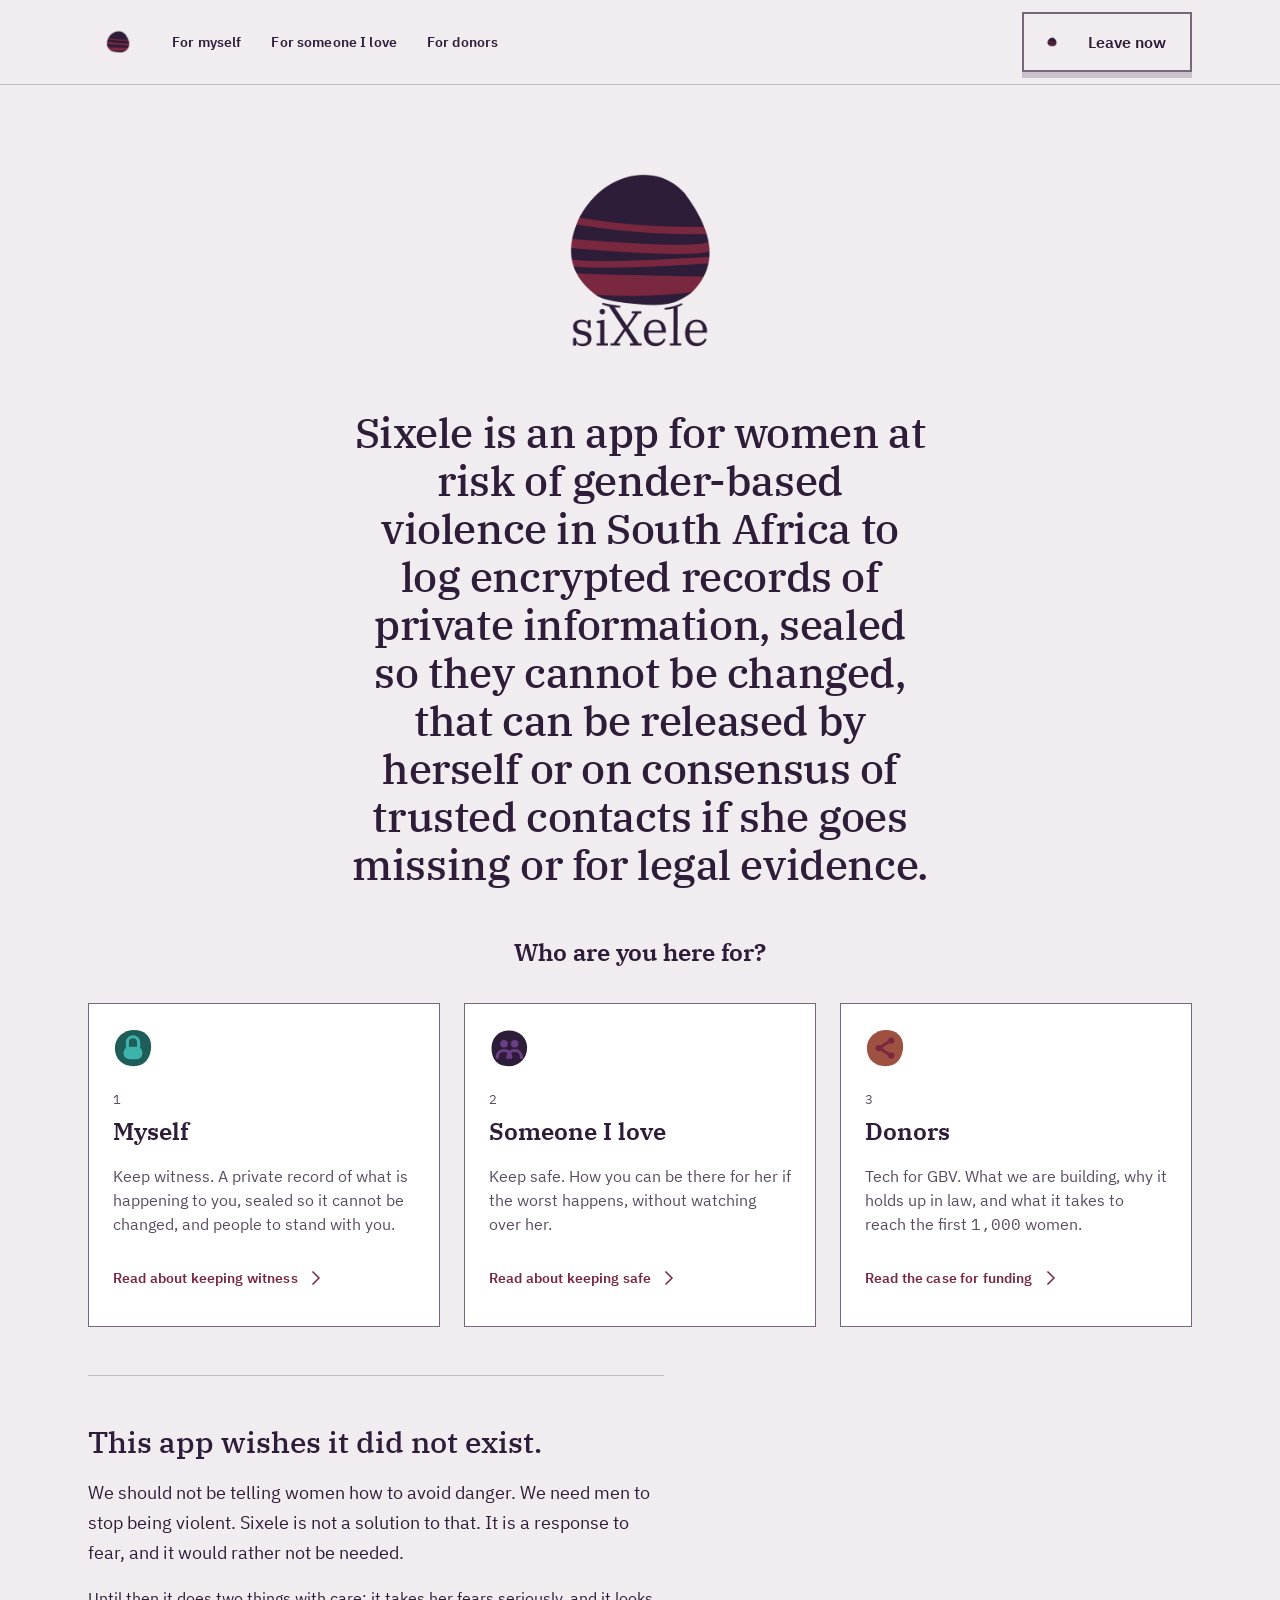
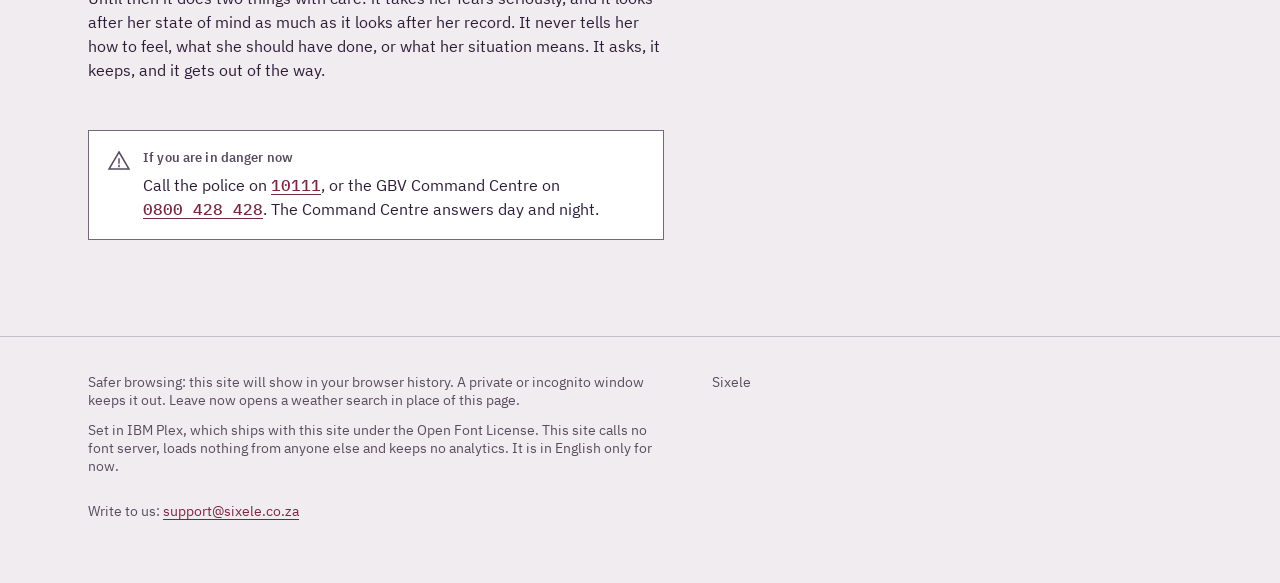
<file: index.html>
<!DOCTYPE html>
<html lang="en-ZA">
<head>
  <meta charset="UTF-8">
  <meta name="viewport" content="width=device-width, initial-scale=1">
  <title>Sixele</title>
  <meta name="description" content="Sixele is an app for women at risk of gender-based violence in South Africa to log encrypted records of private information, sealed so they cannot be changed, that can be released by herself or on consensus of trusted contacts if she goes missing or for legal evidence.">
  <meta name="referrer" content="no-referrer">
  <link rel="canonical" href="https://sixele.co.za/">
  <link rel="icon" href="brand/app_icon.png">
  <link rel="stylesheet" href="styles.css">
</head>
<body>

<header class="site-header">
  <div class="wrap">
    <a class="home" href="./" aria-label="Sixele home"><picture><source srcset="brand/mark_dark.jpg" media="(prefers-color-scheme: dark)"><img class="mark-60" src="brand/mark_light.jpg" alt="" width="60" height="60"></picture></a>
    <nav class="site-nav" aria-label="Sections">
      <a href="myself.html">For myself</a>
      <a href="someone-i-love.html">For someone I love</a>
      <a href="donors.html">For donors</a>
    </nav>
    <a class="leave-now" id="leave-now" href="https://www.google.com/search?q=weather+today" rel="noreferrer noopener" aria-label="Leave now. Opens a weather search in place of this site."><picture><source srcset="brand/icon_dark.jpg" media="(prefers-color-scheme: dark)"><img class="mark-48" src="brand/icon_light.jpg" alt="" width="48" height="48"></picture>Leave now</a>
  </div>
</header>

<main class="page wrap">

  <section class="intro centre">
    <picture><source srcset="brand/wordmark_dark.jpg" media="(prefers-color-scheme: dark)"><img class="wordmark" src="brand/wordmark_light.jpg" alt="Sixele" width="216" height="216"></picture>
    <h1 class="display">Sixele is an app for women at risk of gender-based violence in South Africa to log encrypted records of private information, sealed so they cannot be changed, that can be released by herself or on consensus of trusted contacts if she goes missing or for legal evidence.</h1>
  </section>

  <section class="stack-36" aria-labelledby="choose">
    <h2 id="choose" class="headline" style="text-align: center">Who are you here for?</h2>
    <div class="card-row">

      <a class="card choice" href="myself.html">
        <picture><source srcset="icons/lock_dark.svg" media="(prefers-color-scheme: dark)"><img class="pebble" src="icons/lock_light.svg" alt="" width="40" height="40"></picture>
        <span>
          <span class="note">1</span>
          <span class="headline">Myself</span>
        </span>
        <span class="choice-body">Keep witness. A private record of what is happening to you, sealed so it cannot be changed, and people to stand with you.</span>
        <span class="choice-go">Read about keeping witness<svg class="line-icon" viewBox="0 0 24 24" aria-hidden="true"><path d="M9 6l6 6-6 6"/></svg></span>
      </a>

      <a class="card choice" href="someone-i-love.html">
        <picture><source srcset="icons/circle_dark.svg" media="(prefers-color-scheme: dark)"><img class="pebble" src="icons/circle_light.svg" alt="" width="40" height="40"></picture>
        <span>
          <span class="note">2</span>
          <span class="headline">Someone I love</span>
        </span>
        <span class="choice-body">Keep safe. How you can be there for her if the worst happens, without watching over her.</span>
        <span class="choice-go">Read about keeping safe<svg class="line-icon" viewBox="0 0 24 24" aria-hidden="true"><path d="M9 6l6 6-6 6"/></svg></span>
      </a>

      <a class="card choice" href="donors.html">
        <picture><source srcset="icons/share_dark.svg" media="(prefers-color-scheme: dark)"><img class="pebble" src="icons/share_light.svg" alt="" width="40" height="40"></picture>
        <span>
          <span class="note">3</span>
          <span class="headline">Donors</span>
        </span>
        <span class="choice-body">Tech for GBV. What we are building, why it holds up in law, and what it takes to reach the first <span class="num">1,000</span> women.</span>
        <span class="choice-go">Read the case for funding<svg class="line-icon" viewBox="0 0 24 24" aria-hidden="true"><path d="M9 6l6 6-6 6"/></svg></span>
      </a>

    </div>
  </section>

  <section class="band intro" aria-labelledby="why">
    <h2 id="why" class="section-title">This app wishes it did not exist.</h2>
    <p class="reading">We should not be telling women how to avoid danger. We need men to stop being violent. Sixele is not a solution to that. It is a response to fear, and it would rather not be needed.</p>
    <p>Until then it does two things with care: it takes her fears seriously, and it looks after her state of mind as much as it looks after her record. It never tells her how to feel, what she should have done, or what her situation means. It asks, it keeps, and it gets out of the way.</p>
  </section>

  <section class="notice" role="note" aria-label="If you are in danger now">
    <svg class="line-icon" viewBox="0 0 24 24" aria-hidden="true"><path d="M12 3L22 20H2Z"/><path d="M12 10v4"/><path d="M12 16.5v1"/></svg>
    <div>
      <span class="status">If you are in danger now</span>
      <span>Call the police on <a class="fact" href="tel:10111">10111</a>, or the GBV Command Centre on <a class="fact" href="tel:0800428428">0800 428 428</a>. The Command Centre answers day and night.</span>
    </div>
  </section>

</main>

<footer class="site-footer">
  <div class="wrap">
    <div>
      <p>Safer browsing: this site will show in your browser history. A private or incognito window keeps it out. Leave now opens a weather search in place of this page.</p>
      <p>Set in IBM Plex, which ships with this site under the Open Font License. This site calls no font server, loads nothing from anyone else and keeps no analytics. It is in English only for now.</p>
      <p>Write to us: <a href="mailto:support@sixele.co.za">support@sixele.co.za</a></p>
    </div>
    <p class="who">Sixele</p>
  </div>
</footer>

<script src="site.js"></script>
</body>
</html>
</file>
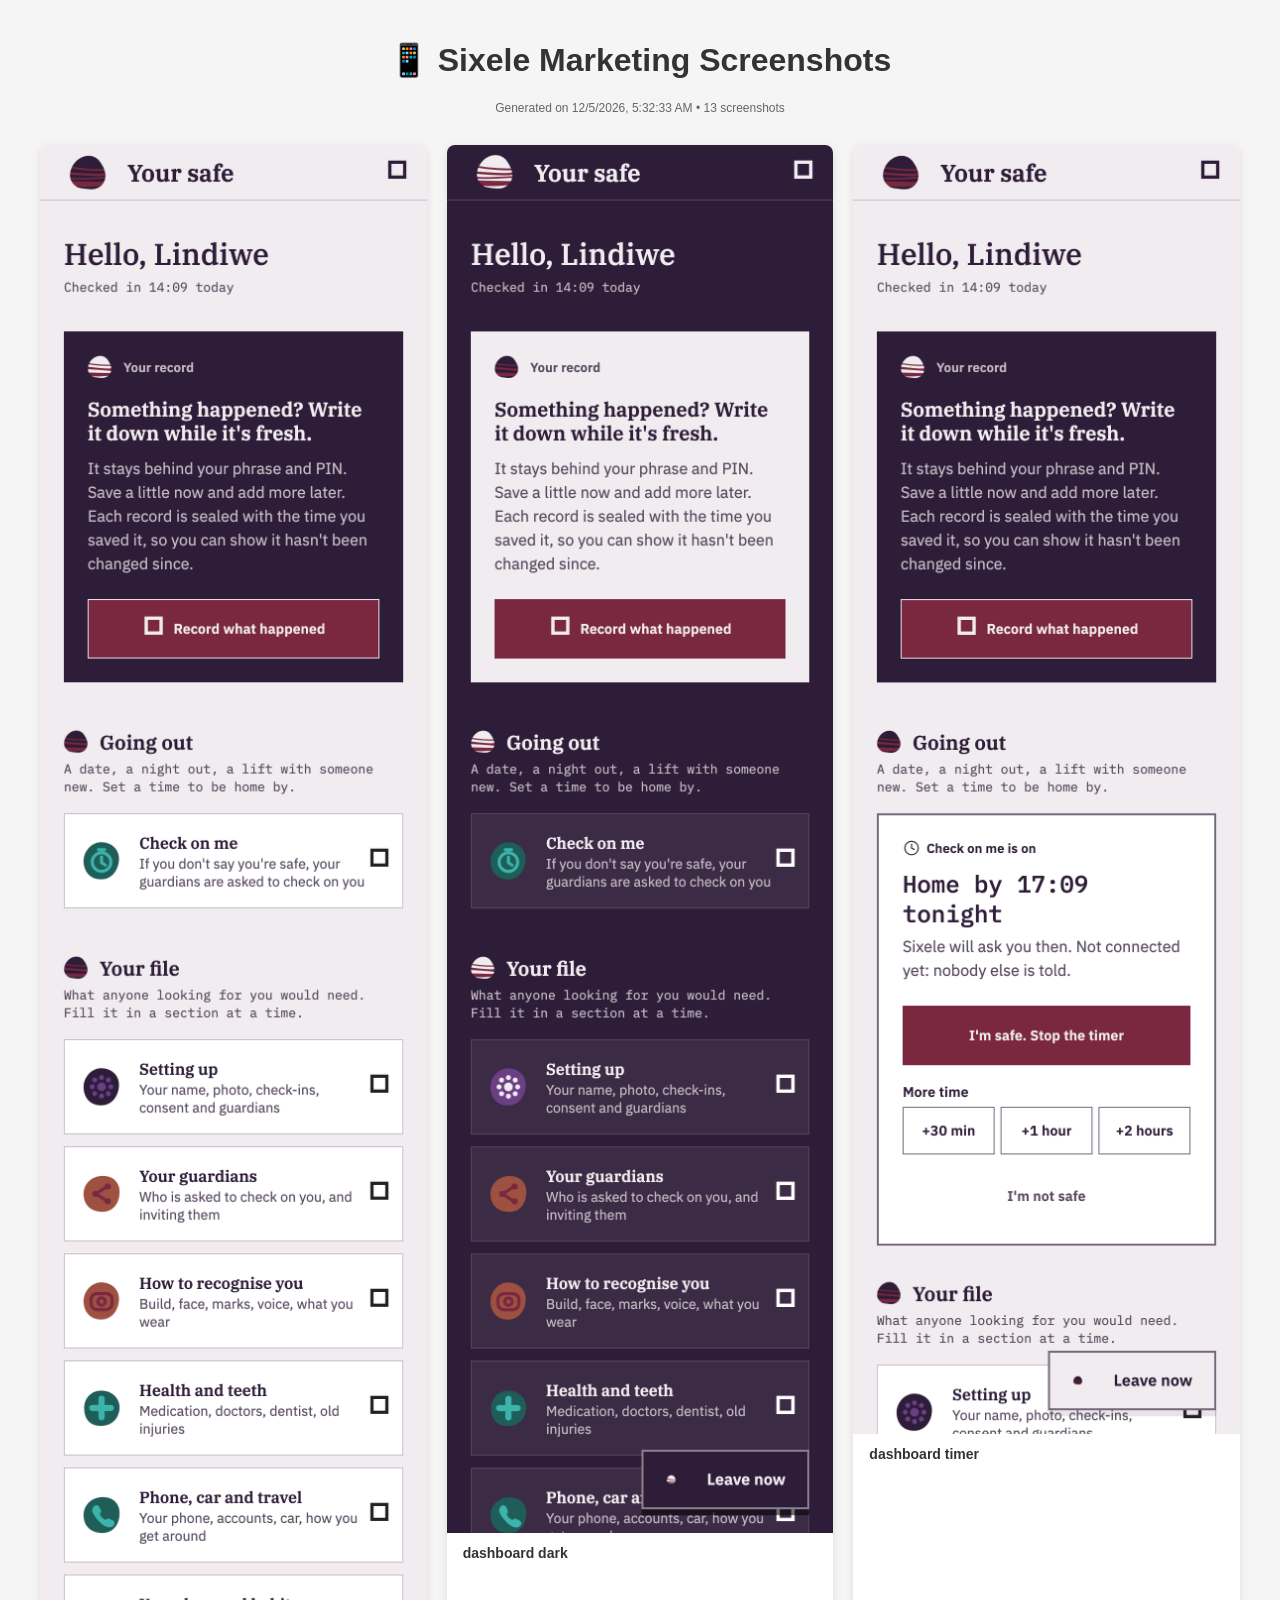
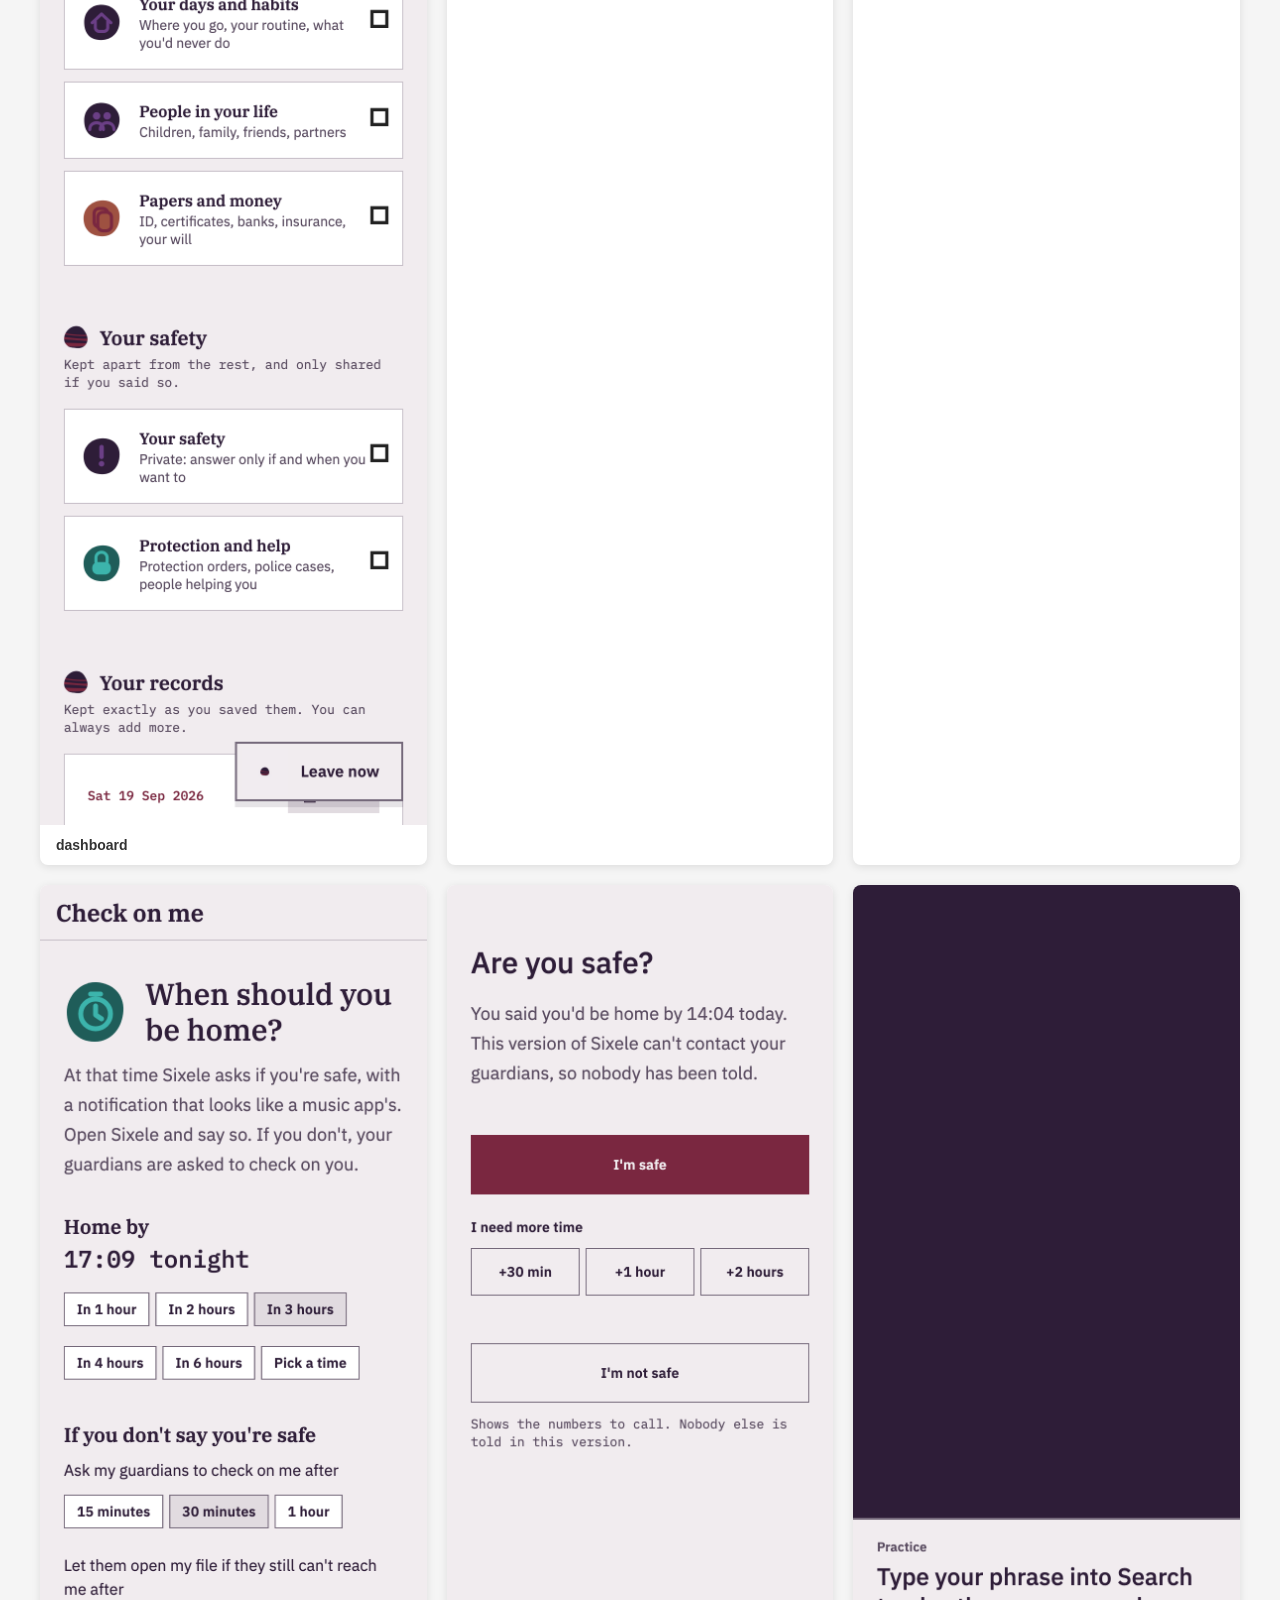
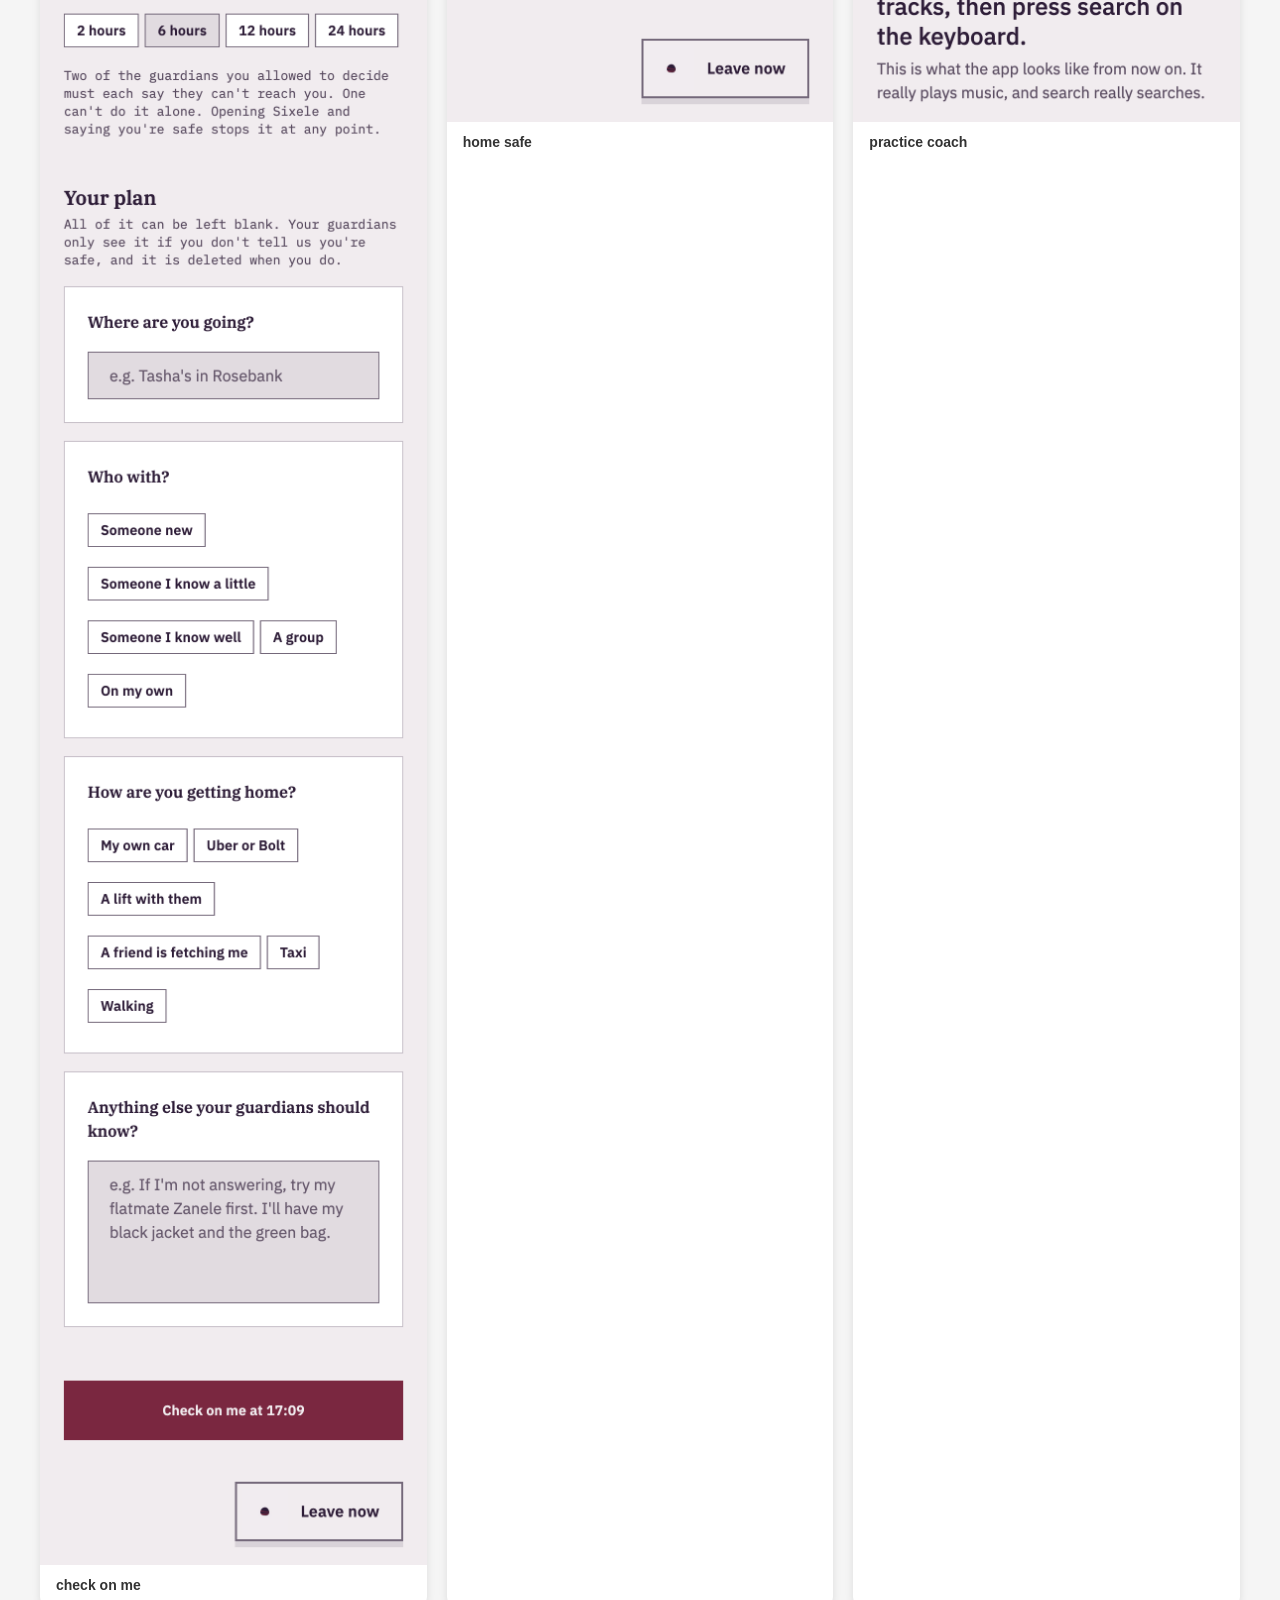
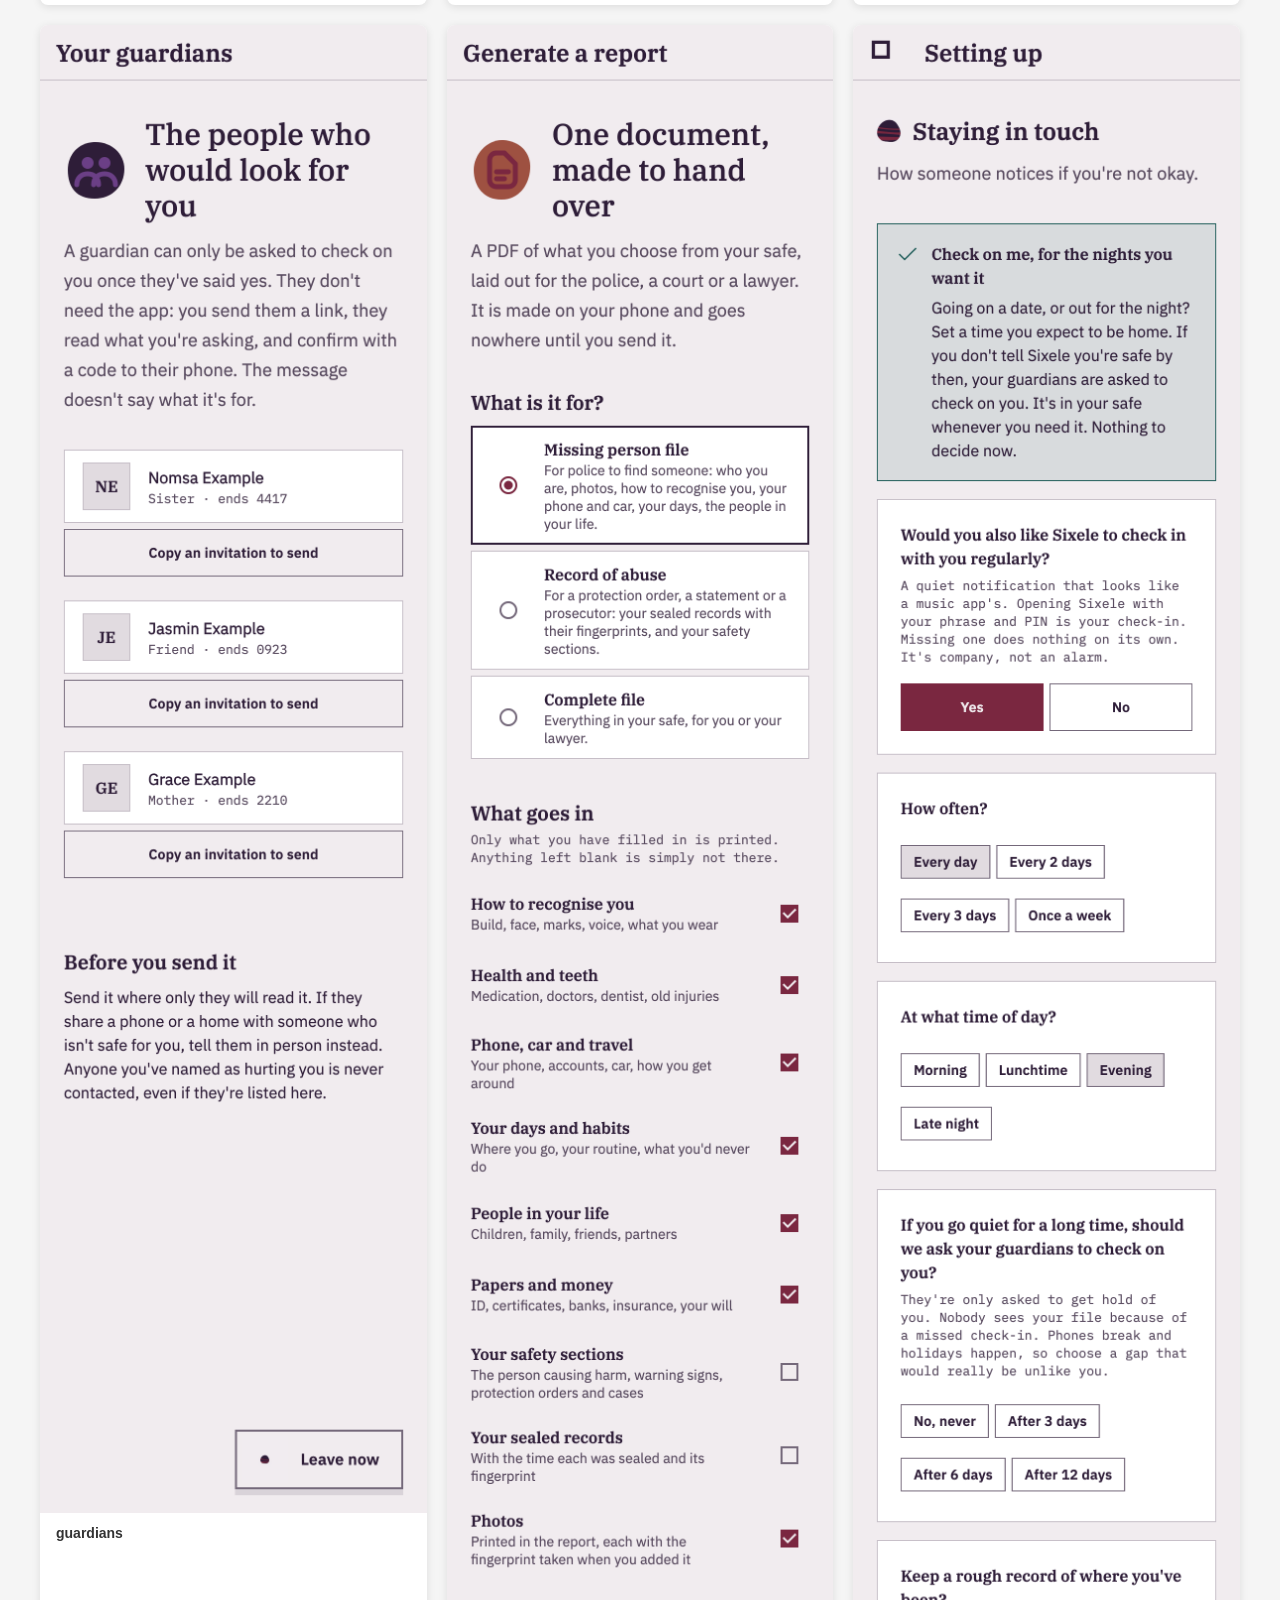
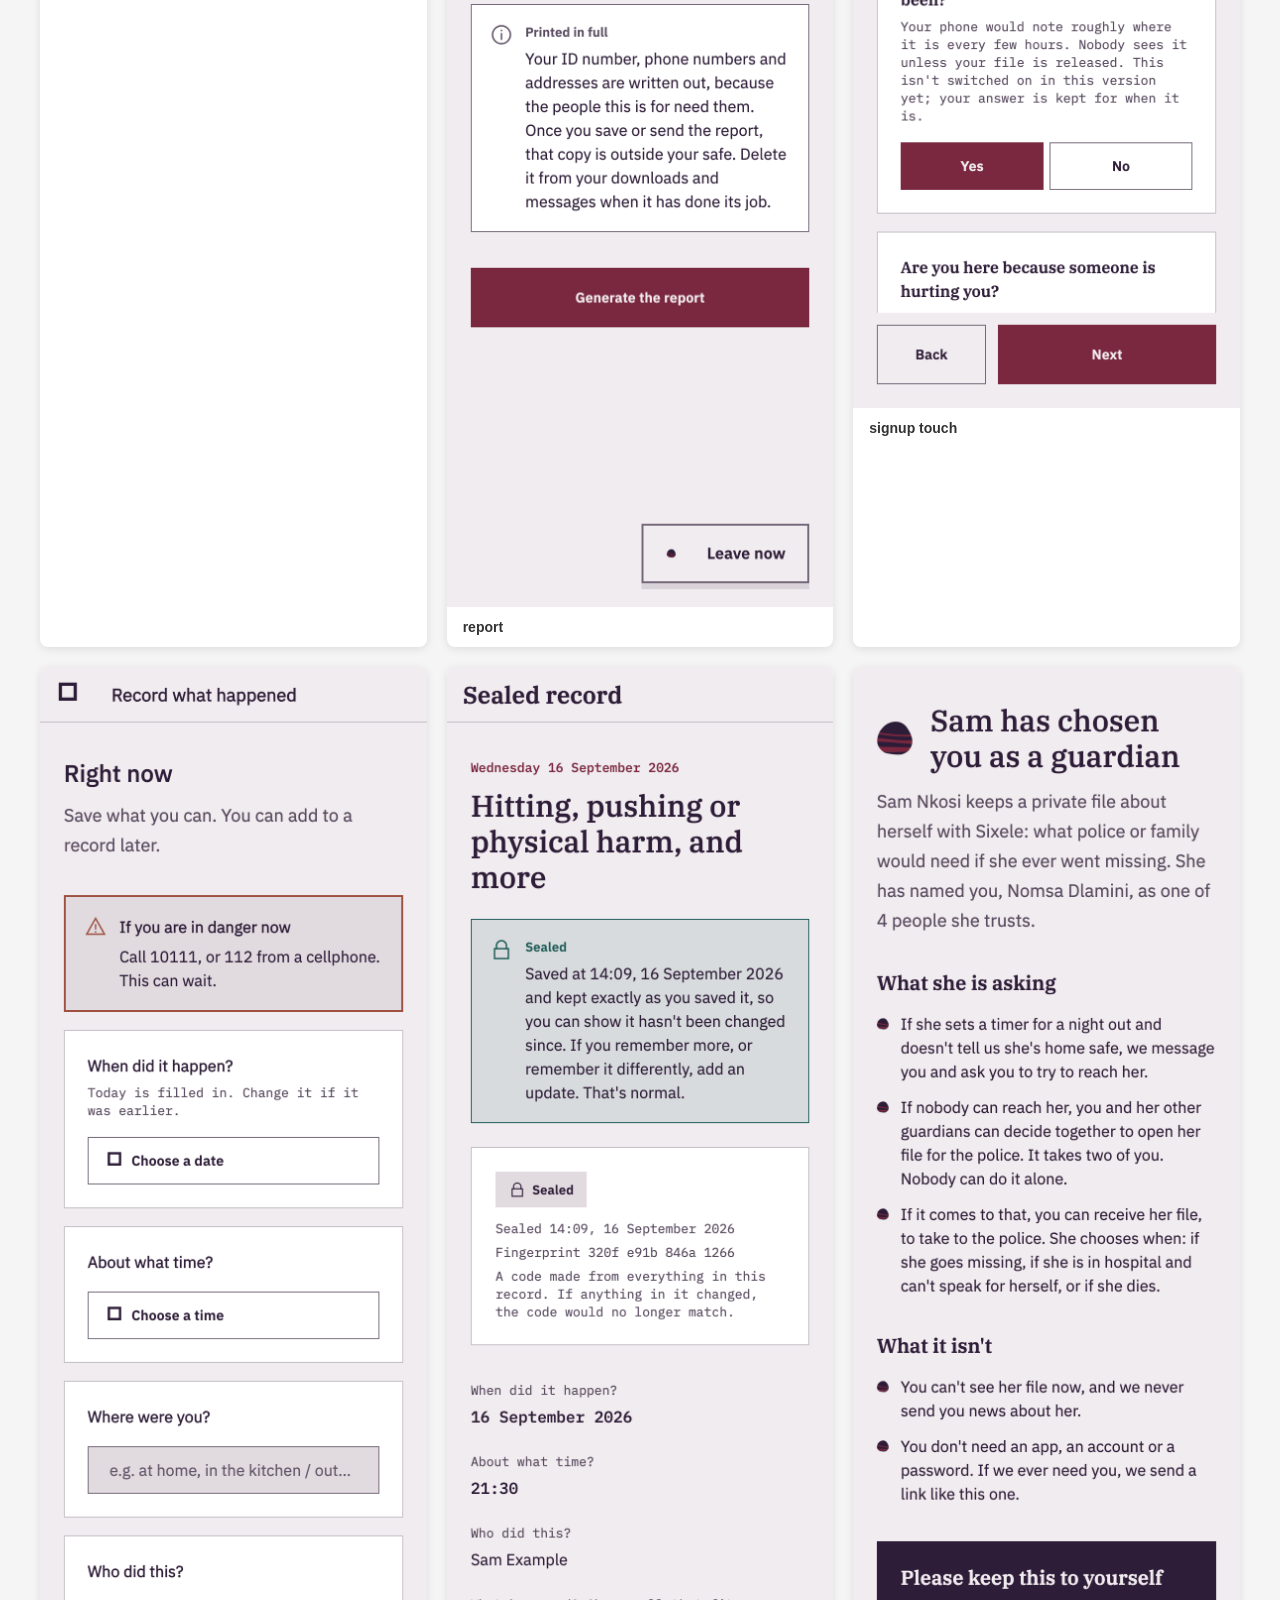
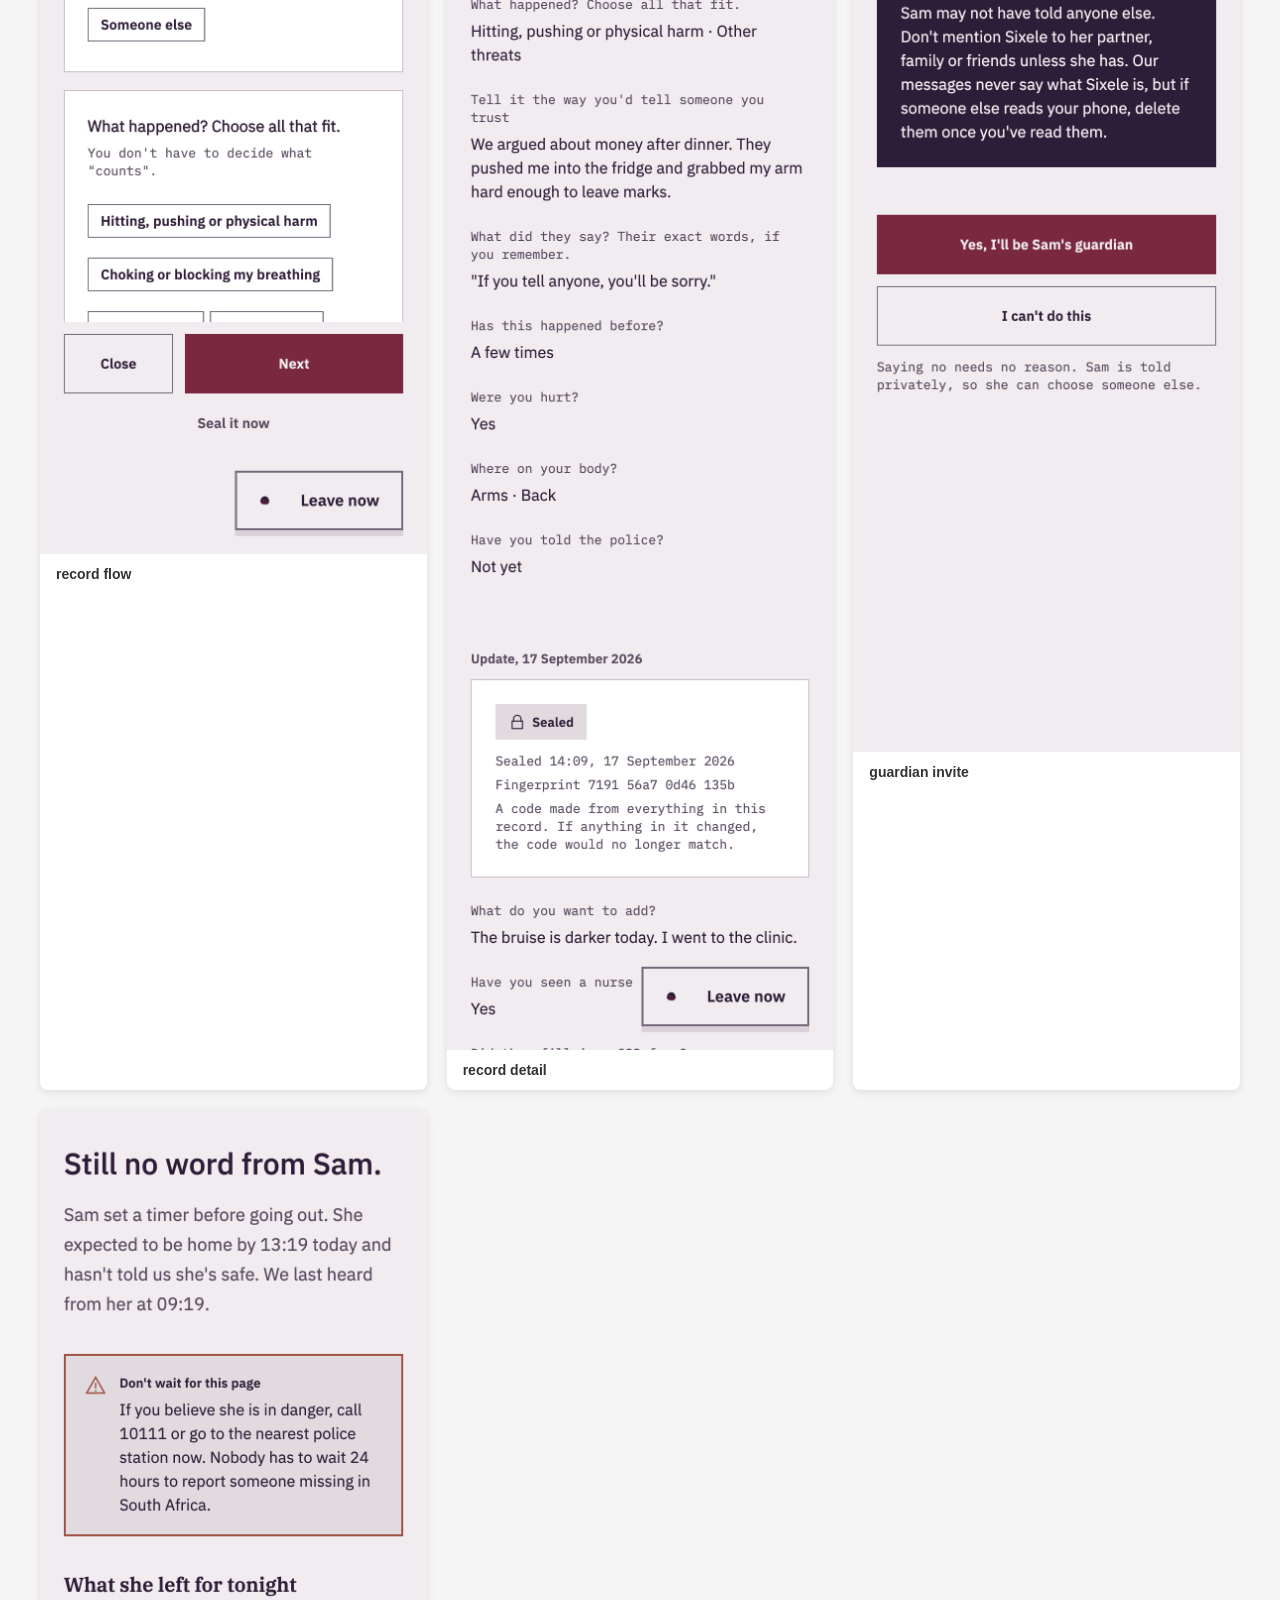
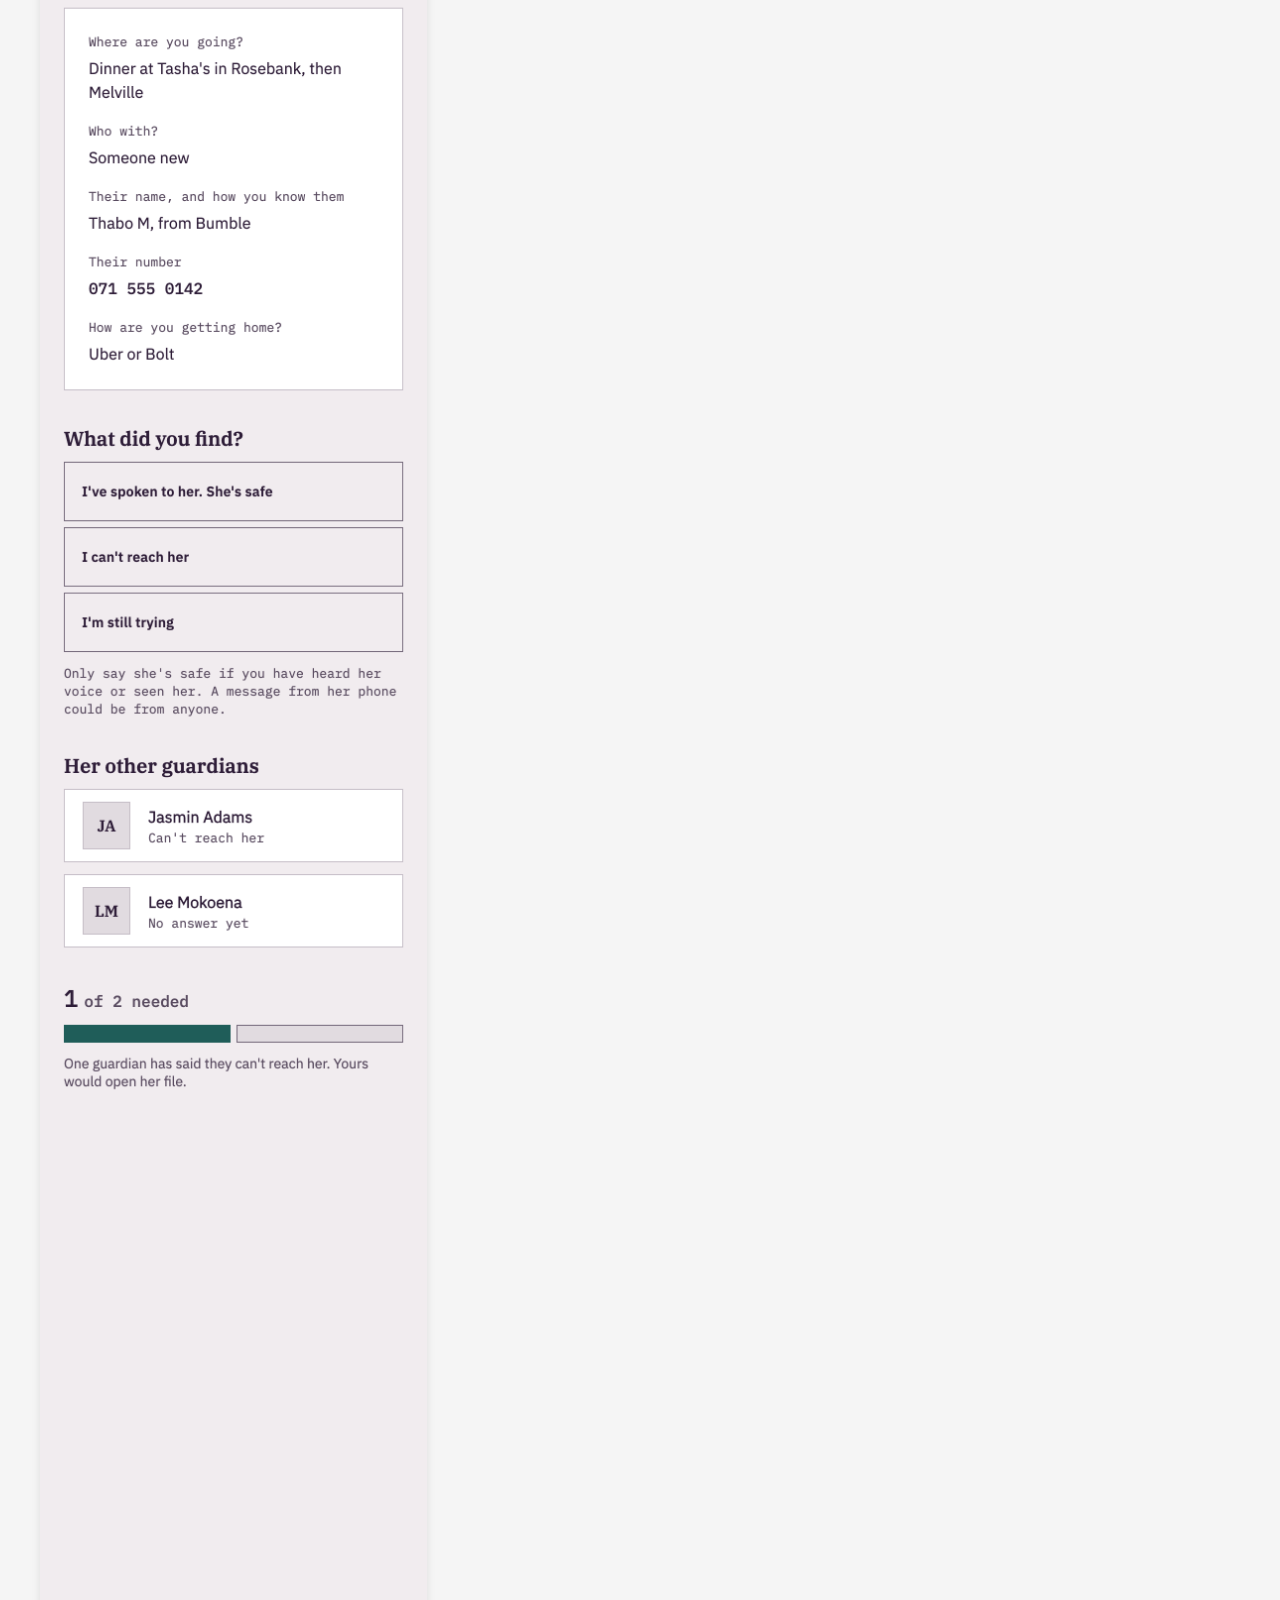
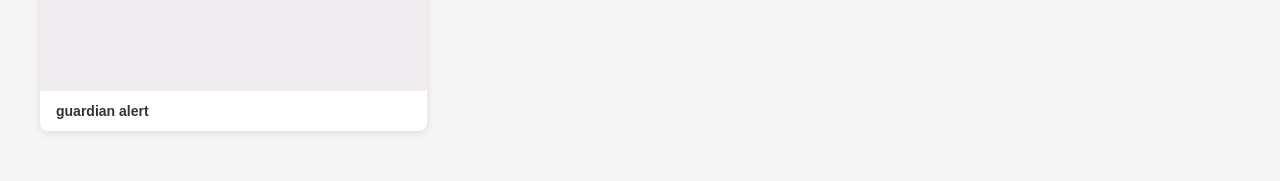
<file: marketing_screenshots/index.html>
<!DOCTYPE html>
<html lang="en">
<head>
  <meta charset="UTF-8">
  <meta name="viewport" content="width=device-width, initial-scale=1.0">
  <title>Sixele Marketing Screenshots</title>
  <style>
    body {
      font-family: -apple-system, BlinkMacSystemFont, 'Segoe UI', Roboto, sans-serif;
      max-width: 1200px;
      margin: 0 auto;
      padding: 20px;
      background: #f5f5f5;
    }
    h1 {
      color: #333;
      text-align: center;
    }
    .grid {
      display: grid;
      grid-template-columns: repeat(auto-fit, minmax(300px, 1fr));
      gap: 20px;
      margin: 30px 0;
    }
    .card {
      background: white;
      border-radius: 8px;
      overflow: hidden;
      box-shadow: 0 2px 8px rgba(0, 0, 0, 0.1);
      transition: transform 0.2s;
    }
    .card:hover {
      transform: translateY(-4px);
      box-shadow: 0 4px 16px rgba(0, 0, 0, 0.15);
    }
    .card img {
      width: 100%;
      height: auto;
      display: block;
    }
    .card-title {
      padding: 12px 16px;
      font-size: 14px;
      font-weight: 600;
      color: #333;
    }
    .meta {
      text-align: center;
      color: #666;
      font-size: 12px;
      margin: 20px 0;
    }
  </style>
</head>
<body>
  <h1>📱 Sixele Marketing Screenshots</h1>
  <div class="meta" id="meta"></div>
  <div class="grid" id="gallery"></div>

  <script>
    const gallery = document.getElementById('gallery');
    const meta = document.getElementById('meta');
    const images = [
      'dashboard.png',
      'dashboard_dark.png',
      'dashboard_timer.png',
      'check_on_me.png',
      'home_safe.png',
      'practice_coach.png',
      'guardians.png',
      'report.png',
      'signup_touch.png',
      'record_flow.png',
      'record_detail.png',
      'guardian_invite.png',
      'guardian_alert.png'
    ];

    const dir = 'latest/';
    images.forEach(img => {
      const card = document.createElement('div');
      card.className = 'card';
      card.innerHTML = `
        <img src="${dir}${img}" alt="${img}" loading="lazy">
        <div class="card-title">${img.replace('.png', '').replace(/_/g, ' ')}</div>
      `;
      gallery.appendChild(card);
    });

    meta.textContent = `Generated on ${new Date().toLocaleString()} • ${images.length} screenshots`;
  </script>
</body>
</html>
</file>
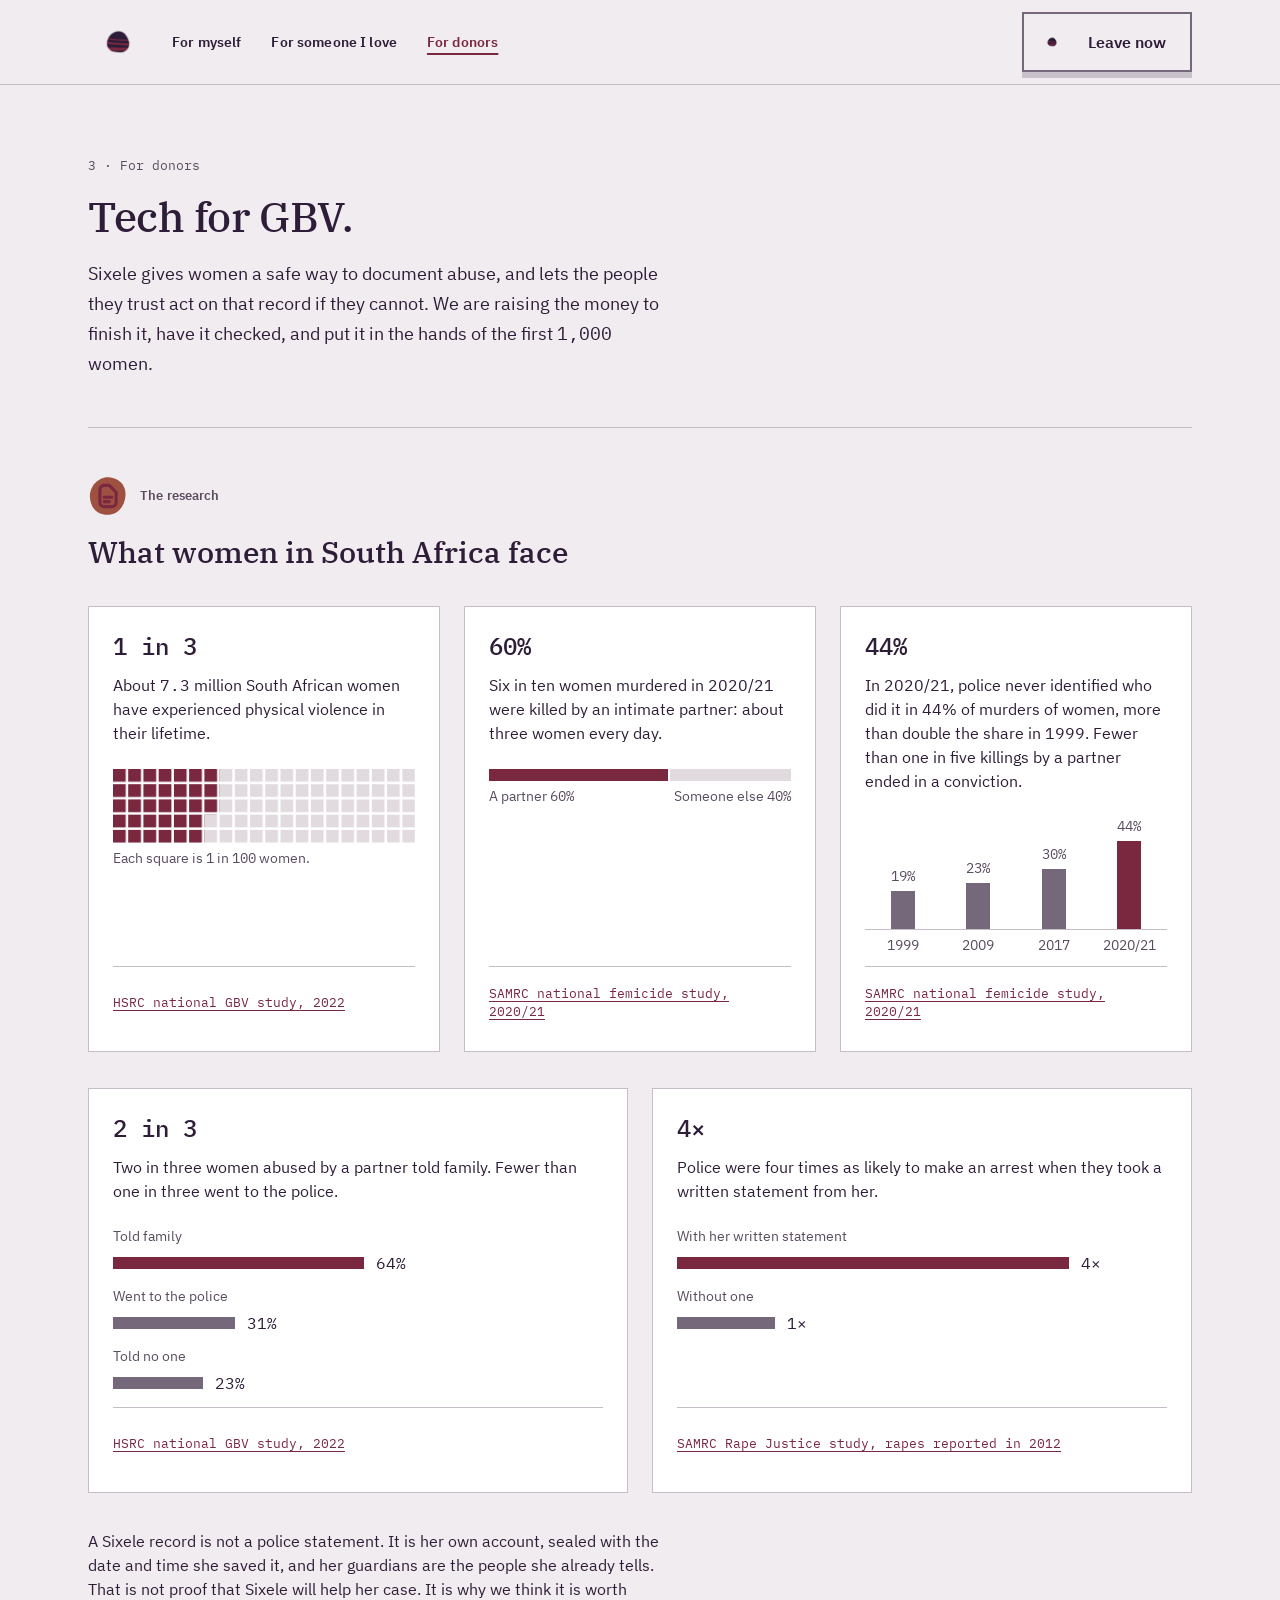
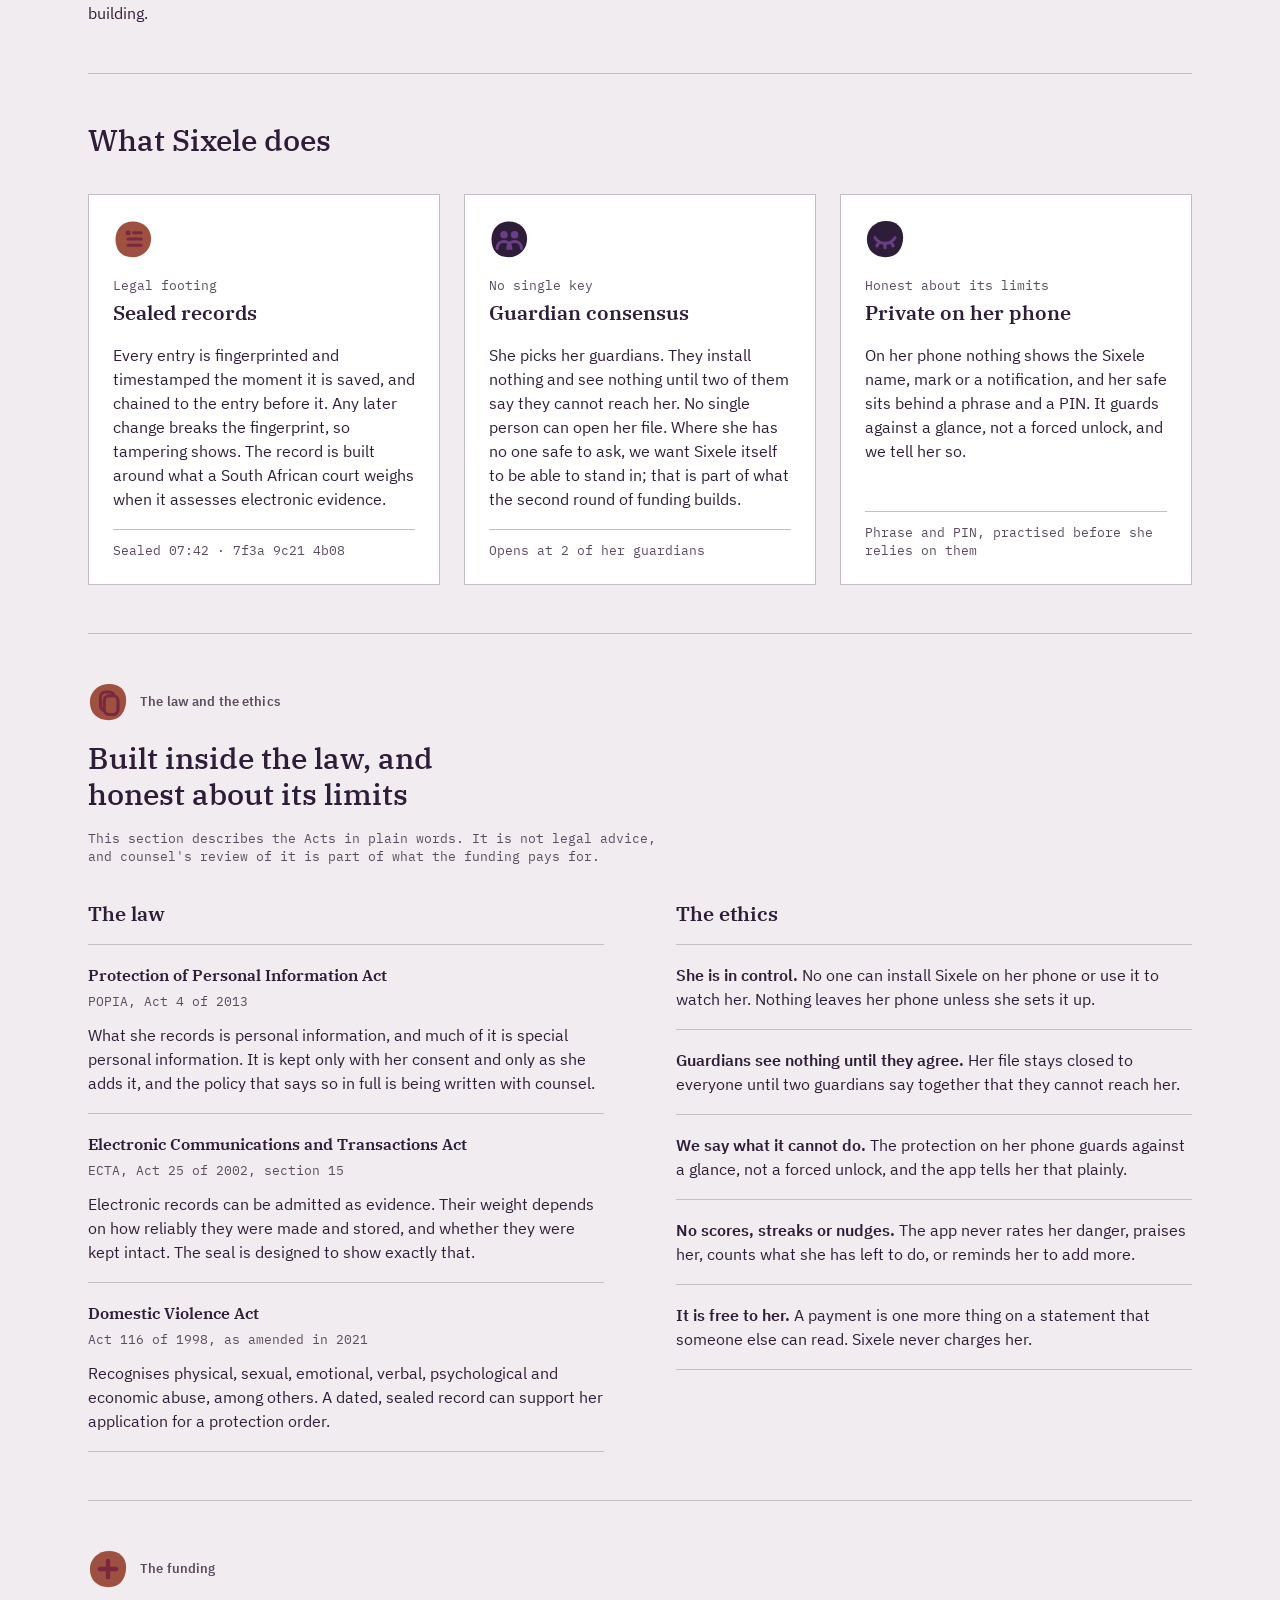
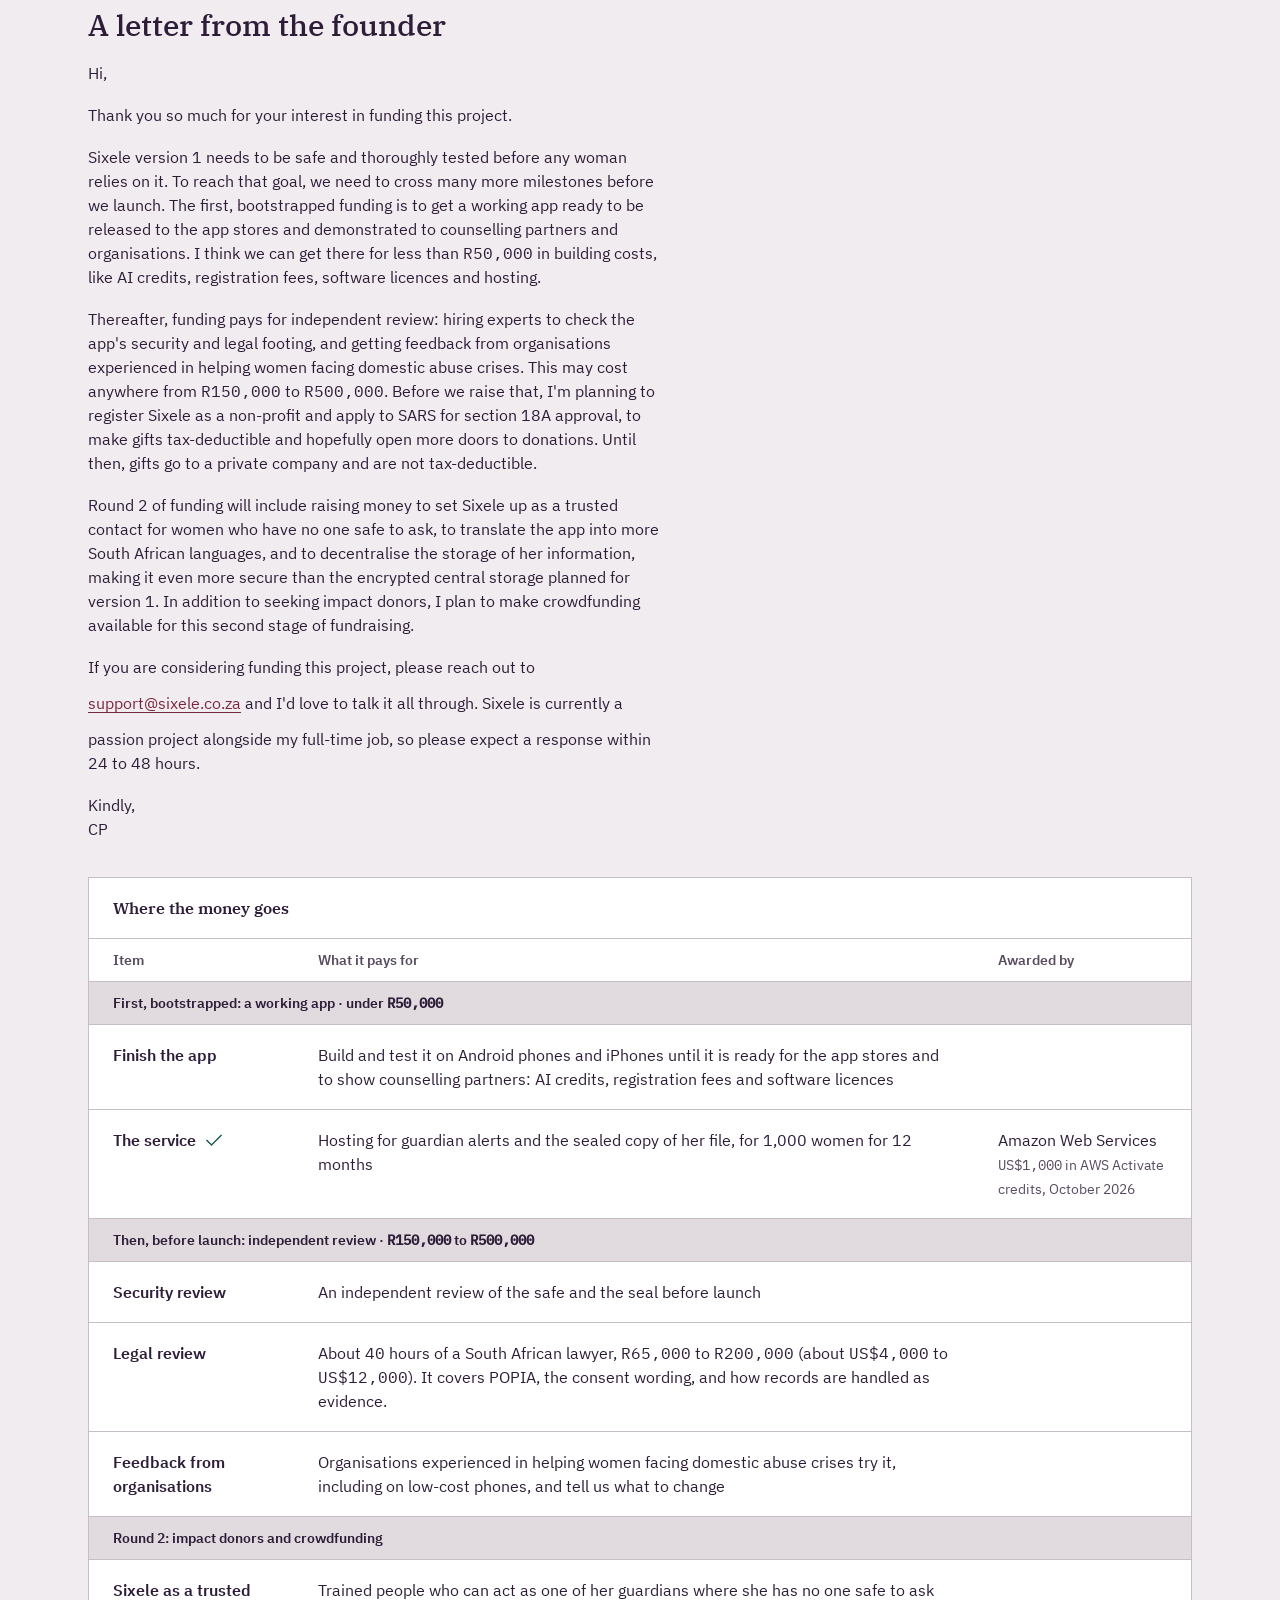
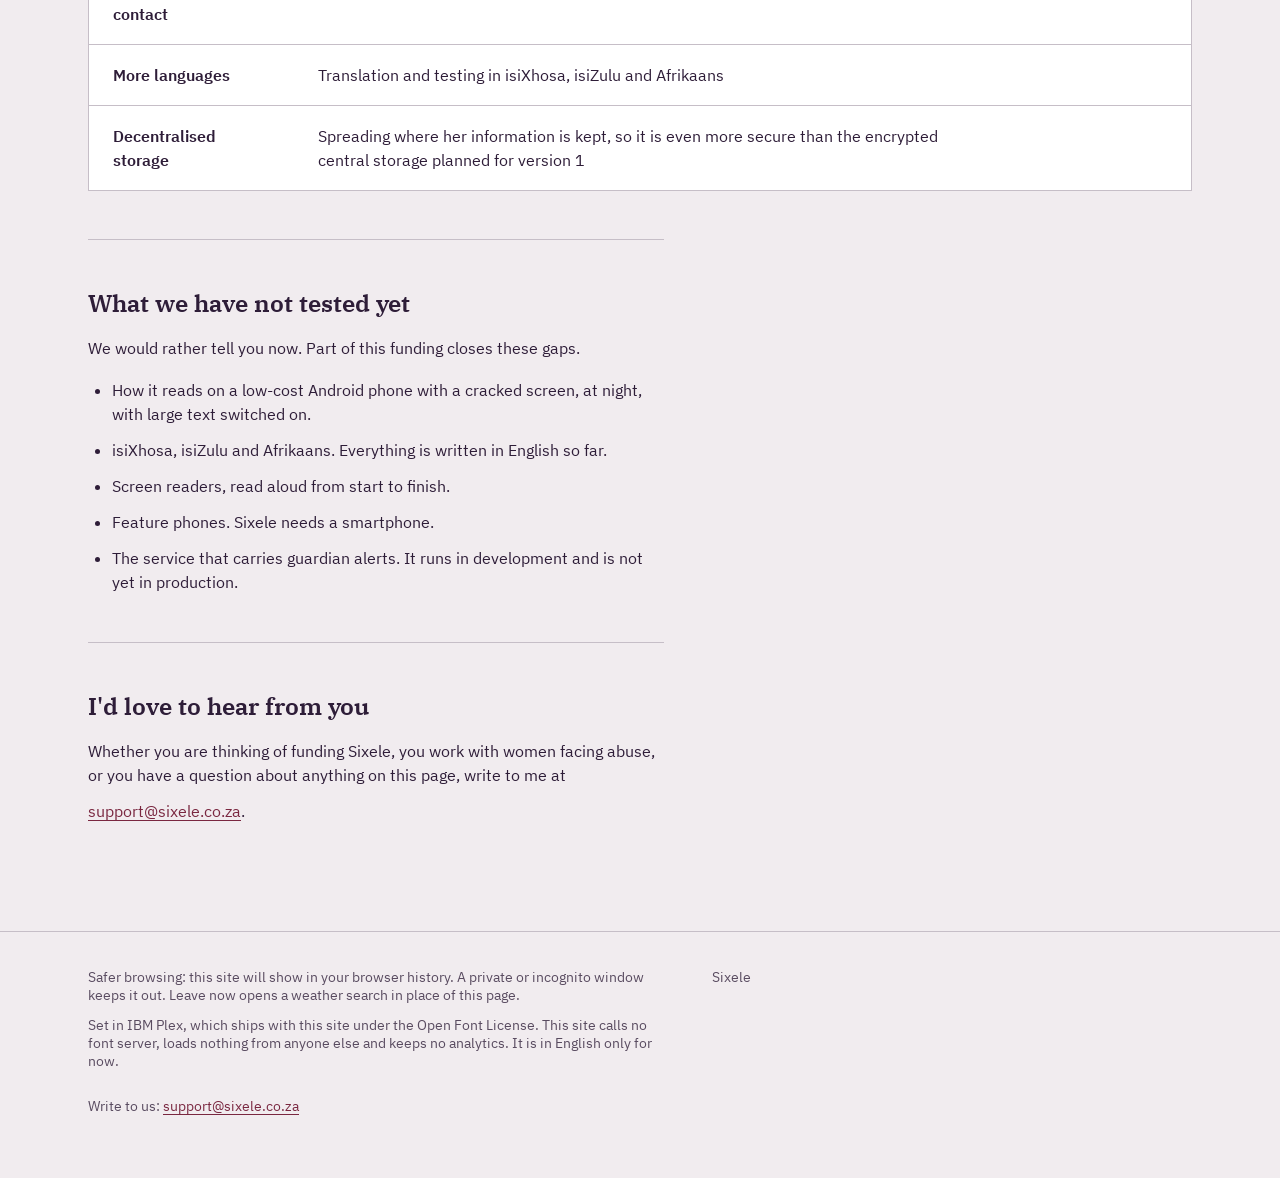
<file: donors.html>
<!DOCTYPE html>
<html lang="en-ZA">
<head>
  <meta charset="UTF-8">
  <meta name="viewport" content="width=device-width, initial-scale=1">
  <title>Tech for GBV — Sixele</title>
  <meta name="description" content="Sixele gives women a safe way to document abuse, and lets the people they trust act on that record if they cannot. What we are building, why it holds up in law, and what it takes to reach the first 1,000 women.">
  <meta name="referrer" content="no-referrer">
  <link rel="canonical" href="https://sixele.co.za/donors.html">
  <link rel="icon" href="brand/app_icon.png">
  <link rel="stylesheet" href="styles.css">
</head>
<body>

<header class="site-header">
  <div class="wrap">
    <a class="home" href="./" aria-label="Sixele home"><picture><source srcset="brand/mark_dark.jpg" media="(prefers-color-scheme: dark)"><img class="mark-60" src="brand/mark_light.jpg" alt="" width="60" height="60"></picture></a>
    <nav class="site-nav" aria-label="Sections">
      <a href="myself.html">For myself</a>
      <a href="someone-i-love.html">For someone I love</a>
      <a href="donors.html" aria-current="page">For donors</a>
    </nav>
    <a class="leave-now" id="leave-now" href="https://www.google.com/search?q=weather+today" rel="noreferrer noopener" aria-label="Leave now. Opens a weather search in place of this site."><picture><source srcset="brand/icon_dark.jpg" media="(prefers-color-scheme: dark)"><img class="mark-48" src="brand/icon_light.jpg" alt="" width="48" height="48"></picture>Leave now</a>
  </div>
</header>

<main class="page wrap">

  <section class="intro">
    <span class="note">3 · For donors</span>
    <h1 class="display">Tech for GBV.</h1>
    <p class="reading">Sixele gives women a safe way to document abuse, and lets the people they trust act on that record if they cannot. We are raising the money to finish it, have it checked, and put it in the hands of the first <span class="num">1,000</span> women.</p>
  </section>

  <section class="band stack-36" aria-labelledby="need">
    <div class="intro">
      <div class="kicker">
        <picture><source srcset="icons/document_dark.svg" media="(prefers-color-scheme: dark)"><img class="pebble" src="icons/document_light.svg" alt="" width="40" height="40"></picture>
        <span class="status">The research</span>
      </div>
      <h2 id="need" class="section-title">What women in South Africa face</h2>
    </div>

    <div class="card-row">

      <article class="card card-12">
        <span class="fact-lg">1 in 3</span>
        <p>About <span class="num">7.3</span> million South African women have experienced physical violence in their lifetime.</p>
        <div class="chart">
          <svg class="waffle" viewBox="0 0 238 58" role="img" aria-label="33 of 100 squares filled, one for every 100 women">
            <defs>
              <pattern id="waffle-empty" width="12" height="12" patternUnits="userSpaceOnUse"><rect class="empty" width="10" height="10"/></pattern>
              <pattern id="waffle-mark" width="12" height="12" patternUnits="userSpaceOnUse"><rect class="mark" width="10" height="10"/></pattern>
            </defs>
            <rect width="240" height="60" fill="url(#waffle-empty)"/>
            <rect width="72" height="60" fill="url(#waffle-mark)"/>
            <rect x="72" width="12" height="36" fill="url(#waffle-mark)"/>
          </svg>
          <p class="small" style="margin-top: 6px">Each square is <span class="num">1</span> in <span class="num">100</span> women.</p>
        </div>
        <p class="card-foot note"><a class="source-link" href="https://hsrc.ac.za/wp-content/uploads/2024/12/EXECUTIVE-SUMMARY-THE-FIRST-SOUTH-AFRICAN-NATIONAL-GENDER-BASED-VIOLENCE-STUDY-2022-10.12.24-SPREAD.pdf" rel="noreferrer noopener">HSRC national GBV study, 2022</a></p>
      </article>

      <article class="card card-12">
        <span class="fact-lg">60%</span>
        <p>Six in ten women murdered in 2020/21 were killed by an intimate partner: about three women every day.</p>
        <div class="chart">
          <div class="meter" aria-hidden="true"><span style="width: 60%"></span></div>
          <p class="meter-key small"><span>A partner <span class="num">60%</span></span><span>Someone else <span class="num">40%</span></span></p>
        </div>
        <p class="card-foot note"><a class="source-link" href="https://www.samrc.ac.za/sites/default/files/attachments/2024-10/FemicideBrief2024_0.pdf" rel="noreferrer noopener">SAMRC national femicide study, 2020/21</a></p>
      </article>

      <article class="card card-12">
        <span class="fact-lg">44%</span>
        <p>In 2020/21, police never identified who did it in 44% of murders of women, more than double the share in 1999. Fewer than one in five killings by a partner ended in a conviction.</p>
        <ol class="chart columns" aria-label="Murders of women with no one identified, by year of the study">
          <li><span class="small num">19%</span><span class="col" style="--v: 19"></span><span class="small">1999</span></li>
          <li><span class="small num">23%</span><span class="col" style="--v: 23"></span><span class="small">2009</span></li>
          <li><span class="small num">30%</span><span class="col" style="--v: 30"></span><span class="small">2017</span></li>
          <li class="is-mark"><span class="small num">44%</span><span class="col" style="--v: 44"></span><span class="small">2020/21</span></li>
        </ol>
        <p class="card-foot note"><a class="source-link" href="https://www.samrc.ac.za/sites/default/files/attachments/2024-10/FemicideBrief2024_0.pdf" rel="noreferrer noopener">SAMRC national femicide study, 2020/21</a></p>
      </article>

    </div>

    <div class="card-row">

      <article class="card card-12">
        <span class="fact-lg">2 in 3</span>
        <p>Two in three women abused by a partner told family. Fewer than one in three went to the police.</p>
        <ul class="chart bars">
          <li class="is-mark"><span class="small">Told family</span><span class="bar" style="--v: 64"></span><span class="num">64%</span></li>
          <li><span class="small">Went to the police</span><span class="bar" style="--v: 31"></span><span class="num">31%</span></li>
          <li><span class="small">Told no one</span><span class="bar" style="--v: 23"></span><span class="num">23%</span></li>
        </ul>
        <p class="card-foot note"><a class="source-link" href="https://hsrc.ac.za/wp-content/uploads/2024/12/EXECUTIVE-SUMMARY-THE-FIRST-SOUTH-AFRICAN-NATIONAL-GENDER-BASED-VIOLENCE-STUDY-2022-10.12.24-SPREAD.pdf" rel="noreferrer noopener">HSRC national GBV study, 2022</a></p>
      </article>

      <article class="card card-12">
        <span class="fact-lg">4×</span>
        <p>Police were four times as likely to make an arrest when they took a written statement from her.</p>
        <ul class="chart bars" aria-label="How likely an arrest was">
          <li class="is-mark"><span class="small">With her written statement</span><span class="bar" style="--v: 100"></span><span class="num">4×</span></li>
          <li><span class="small">Without one</span><span class="bar" style="--v: 25"></span><span class="num">1×</span></li>
        </ul>
        <p class="card-foot note"><a class="source-link" href="https://www.samrc.ac.za/sites/default/files/attachments/2022-09/Police.pdf" rel="noreferrer noopener">SAMRC Rape Justice study, rapes reported in 2012</a></p>
      </article>

    </div>

    <div class="intro">
      <p>A Sixele record is not a police statement. It is her own account, sealed with the date and time she saved it, and her guardians are the people she already tells. That is not proof that Sixele will help her case. It is why we think it is worth building.</p>
    </div>
  </section>

  <section class="band stack-36" aria-labelledby="how">
    <h2 id="how" class="section-title">What Sixele does</h2>
    <div class="card-row">

      <article class="card">
        <picture><source srcset="icons/evidence_dark.svg" media="(prefers-color-scheme: dark)"><img class="pebble" src="icons/evidence_light.svg" alt="" width="40" height="40"></picture>
        <div class="stack" style="gap: 6px">
          <span class="note">Legal footing</span>
          <h3 class="title">Sealed records</h3>
        </div>
        <p>Every entry is fingerprinted and timestamped the moment it is saved, and chained to the entry before it. Any later change breaks the fingerprint, so tampering shows. The record is built around what a South African court weighs when it assesses electronic evidence.</p>
        <span class="card-foot note" aria-hidden="true">Sealed 07:42 · 7f3a 9c21 4b08</span>
      </article>

      <article class="card">
        <picture><source srcset="icons/circle_dark.svg" media="(prefers-color-scheme: dark)"><img class="pebble" src="icons/circle_light.svg" alt="" width="40" height="40"></picture>
        <div class="stack" style="gap: 6px">
          <span class="note">No single key</span>
          <h3 class="title">Guardian consensus</h3>
        </div>
        <p>She picks her guardians. They install nothing and see nothing until two of them say they cannot reach her. No single person can open her file. Where she has no one safe to ask, we want Sixele itself to be able to stand in; that is part of what the second round of funding builds.</p>
        <span class="card-foot note" aria-hidden="true">Opens at 2 of her guardians</span>
      </article>

      <article class="card">
        <picture><source srcset="icons/hide_dark.svg" media="(prefers-color-scheme: dark)"><img class="pebble" src="icons/hide_light.svg" alt="" width="40" height="40"></picture>
        <div class="stack" style="gap: 6px">
          <span class="note">Honest about its limits</span>
          <h3 class="title">Private on her phone</h3>
        </div>
        <p>On her phone nothing shows the Sixele name, mark or a notification, and her safe sits behind a phrase and a PIN. It guards against a glance, not a forced unlock, and we tell her so.</p>
        <span class="card-foot note" aria-hidden="true">Phrase and PIN, practised before she relies on them</span>
      </article>

    </div>
  </section>

  <section class="band stack-36" aria-labelledby="legal">
    <div class="intro">
      <div class="kicker">
        <picture><source srcset="icons/papers_dark.svg" media="(prefers-color-scheme: dark)"><img class="pebble" src="icons/papers_light.svg" alt="" width="40" height="40"></picture>
        <span class="status">The law and the ethics</span>
      </div>
      <h2 id="legal" class="section-title">Built inside the law, and honest about its limits</h2>
      <p class="note">This section describes the Acts in plain words. It is not legal advice, and counsel's review of it is part of what the funding pays for.</p>
    </div>

    <div class="two-up">
      <div class="band-copy" style="max-width: none">
        <h3 class="title">The law</h3>
        <ul class="rows">
          <li>
            <span class="title-sm">Protection of Personal Information Act</span>
            <span class="note">POPIA, Act 4 of 2013</span>
            <p>What she records is personal information, and much of it is special personal information. It is kept only with her consent and only as she adds it, and the policy that says so in full is being written with counsel.</p>
          </li>
          <li>
            <span class="title-sm">Electronic Communications and Transactions Act</span>
            <span class="note">ECTA, Act 25 of 2002, section 15</span>
            <p>Electronic records can be admitted as evidence. Their weight depends on how reliably they were made and stored, and whether they were kept intact. The seal is designed to show exactly that.</p>
          </li>
          <li>
            <span class="title-sm">Domestic Violence Act</span>
            <span class="note">Act 116 of 1998, as amended in 2021</span>
            <p>Recognises physical, sexual, emotional, verbal, psychological and economic abuse, among others. A dated, sealed record can support her application for a protection order.</p>
          </li>
        </ul>
      </div>

      <div class="band-copy" style="max-width: none">
        <h3 class="title">The ethics</h3>
        <ul class="rows">
          <li><span><strong>She is in control.</strong> No one can install Sixele on her phone or use it to watch her. Nothing leaves her phone unless she sets it up.</span></li>
          <li><span><strong>Guardians see nothing until they agree.</strong> Her file stays closed to everyone until two guardians say together that they cannot reach her.</span></li>
          <li><span><strong>We say what it cannot do.</strong> The protection on her phone guards against a glance, not a forced unlock, and the app tells her that plainly.</span></li>
          <li><span><strong>No scores, streaks or nudges.</strong> The app never rates her danger, praises her, counts what she has left to do, or reminds her to add more.</span></li>
          <li><span><strong>It is free to her.</strong> A payment is one more thing on a statement that someone else can read. Sixele never charges her.</span></li>
        </ul>
      </div>
    </div>
  </section>

  <section class="band stack-36" aria-labelledby="cost">
    <div class="intro">
      <div class="kicker">
        <picture><source srcset="icons/add_dark.svg" media="(prefers-color-scheme: dark)"><img class="pebble" src="icons/add_light.svg" alt="" width="40" height="40"></picture>
        <span class="status">The funding</span>
      </div>
      <h2 id="cost" class="section-title">A letter from the founder</h2>
      <p>Hi,</p>
      <p>Thank you so much for your interest in funding this project.</p>
      <p>Sixele version 1 needs to be safe and thoroughly tested before any woman relies on it. To reach that goal, we need to cross many more milestones before we launch. The first, bootstrapped funding is to get a working app ready to be released to the app stores and demonstrated to counselling partners and organisations. I think we can get there for less than <span class="num">R50,000</span> in building costs, like AI credits, registration fees, software licences and hosting.</p>
      <p>Thereafter, funding pays for independent review: hiring experts to check the app's security and legal footing, and getting feedback from organisations experienced in helping women facing domestic abuse crises. This may cost anywhere from <span class="num">R150,000</span> to <span class="num">R500,000</span>. Before we raise that, I'm planning to register Sixele as a non-profit and apply to SARS for section 18A approval, to make gifts tax-deductible and hopefully open more doors to donations. Until then, gifts go to a private company and are not tax-deductible.</p>
      <p>Round 2 of funding will include raising money to set Sixele up as a trusted contact for women who have no one safe to ask, to translate the app into more South African languages, and to decentralise the storage of her information, making it even more secure than the encrypted central storage planned for version 1. In addition to seeking impact donors, I plan to make crowdfunding available for this second stage of fundraising.</p>
      <p>If you are considering funding this project, please reach out to <a class="contact-link" href="mailto:support@sixele.co.za">support@sixele.co.za</a> and I'd love to talk it all through. Sixele is currently a passion project alongside my full-time job, so please expect a response within <span class="num">24</span> to <span class="num">48</span> hours.</p>
      <p>Kindly,<br>CP</p>
    </div>

    <div class="table-wrap">
      <table>
        <caption>Where the money goes</caption>
        <thead>
          <tr>
            <th scope="col">Item</th>
            <th scope="col">What it pays for</th>
            <th scope="col">Awarded by</th>
          </tr>
        </thead>
        <tbody>
          <tr class="stage"><th scope="rowgroup" colspan="3">First, bootstrapped: a working app · under <span class="num">R50,000</span></th></tr>
          <tr><th scope="row">Finish the app</th><td>Build and test it on Android phones and iPhones until it is ready for the app stores and to show counselling partners: AI credits, registration fees and software licences</td><td></td></tr>
          <tr><th scope="row"><span class="awarded">The service<svg class="line-icon icon-affirm" viewBox="0 0 24 24" aria-hidden="true"><path d="M5 12.5l4.5 4.5L19 7.5"/></svg></span></th><td>Hosting for guardian alerts and the sealed copy of her file, for 1,000 women for 12 months</td><td>Amazon Web Services<br><span class="small"><span class="num">US$1,000</span> in AWS Activate credits, October 2026</span></td></tr>
        </tbody>
        <tbody>
          <tr class="stage"><th scope="rowgroup" colspan="3">Then, before launch: independent review · <span class="num">R150,000</span> to <span class="num">R500,000</span></th></tr>
          <tr><th scope="row">Security review</th><td>An independent review of the safe and the seal before launch</td><td></td></tr>
          <tr><th scope="row">Legal review</th><td>About <span class="num">40</span> hours of a South African lawyer, <span class="num">R65,000</span> to <span class="num">R200,000</span> (about <span class="num">US$4,000</span> to <span class="num">US$12,000</span>). It covers POPIA, the consent wording, and how records are handled as evidence.</td><td></td></tr>
          <tr><th scope="row">Feedback from organisations</th><td>Organisations experienced in helping women facing domestic abuse crises try it, including on low-cost phones, and tell us what to change</td><td></td></tr>
        </tbody>
        <tbody>
          <tr class="stage"><th scope="rowgroup" colspan="3">Round 2: impact donors and crowdfunding</th></tr>
          <tr><th scope="row">Sixele as a trusted contact</th><td>Trained people who can act as one of her guardians where she has no one safe to ask</td><td></td></tr>
          <tr><th scope="row">More languages</th><td>Translation and testing in isiXhosa, isiZulu and Afrikaans</td><td></td></tr>
          <tr><th scope="row">Decentralised storage</th><td>Spreading where her information is kept, so it is even more secure than the encrypted central storage planned for version 1</td><td></td></tr>
        </tbody>
      </table>
    </div>
  </section>

  <section class="band intro" aria-labelledby="gaps">
    <h2 id="gaps" class="headline">What we have not tested yet</h2>
    <p>We would rather tell you now. Part of this funding closes these gaps.</p>
    <ul class="bullets">
      <li>How it reads on a low-cost Android phone with a cracked screen, at night, with large text switched on.</li>
      <li>isiXhosa, isiZulu and Afrikaans. Everything is written in English so far.</li>
      <li>Screen readers, read aloud from start to finish.</li>
      <li>Feature phones. Sixele needs a smartphone.</li>
      <li>The service that carries guardian alerts. It runs in development and is not yet in production.</li>
    </ul>
  </section>

  <section class="band intro" aria-labelledby="fund">
    <h2 id="fund" class="headline">I'd love to hear from you</h2>
    <p>Whether you are thinking of funding Sixele, you work with women facing abuse, or you have a question about anything on this page, write to me at <a class="contact-link" href="mailto:support@sixele.co.za">support@sixele.co.za</a>.</p>
  </section>

</main>

<footer class="site-footer">
  <div class="wrap">
    <div>
      <p>Safer browsing: this site will show in your browser history. A private or incognito window keeps it out. Leave now opens a weather search in place of this page.</p>
      <p>Set in IBM Plex, which ships with this site under the Open Font License. This site calls no font server, loads nothing from anyone else and keeps no analytics. It is in English only for now.</p>
      <p>Write to us: <a href="mailto:support@sixele.co.za">support@sixele.co.za</a></p>
    </div>
    <p class="who">Sixele</p>
  </div>
</footer>

<script src="site.js"></script>
</body>
</html>
</file>
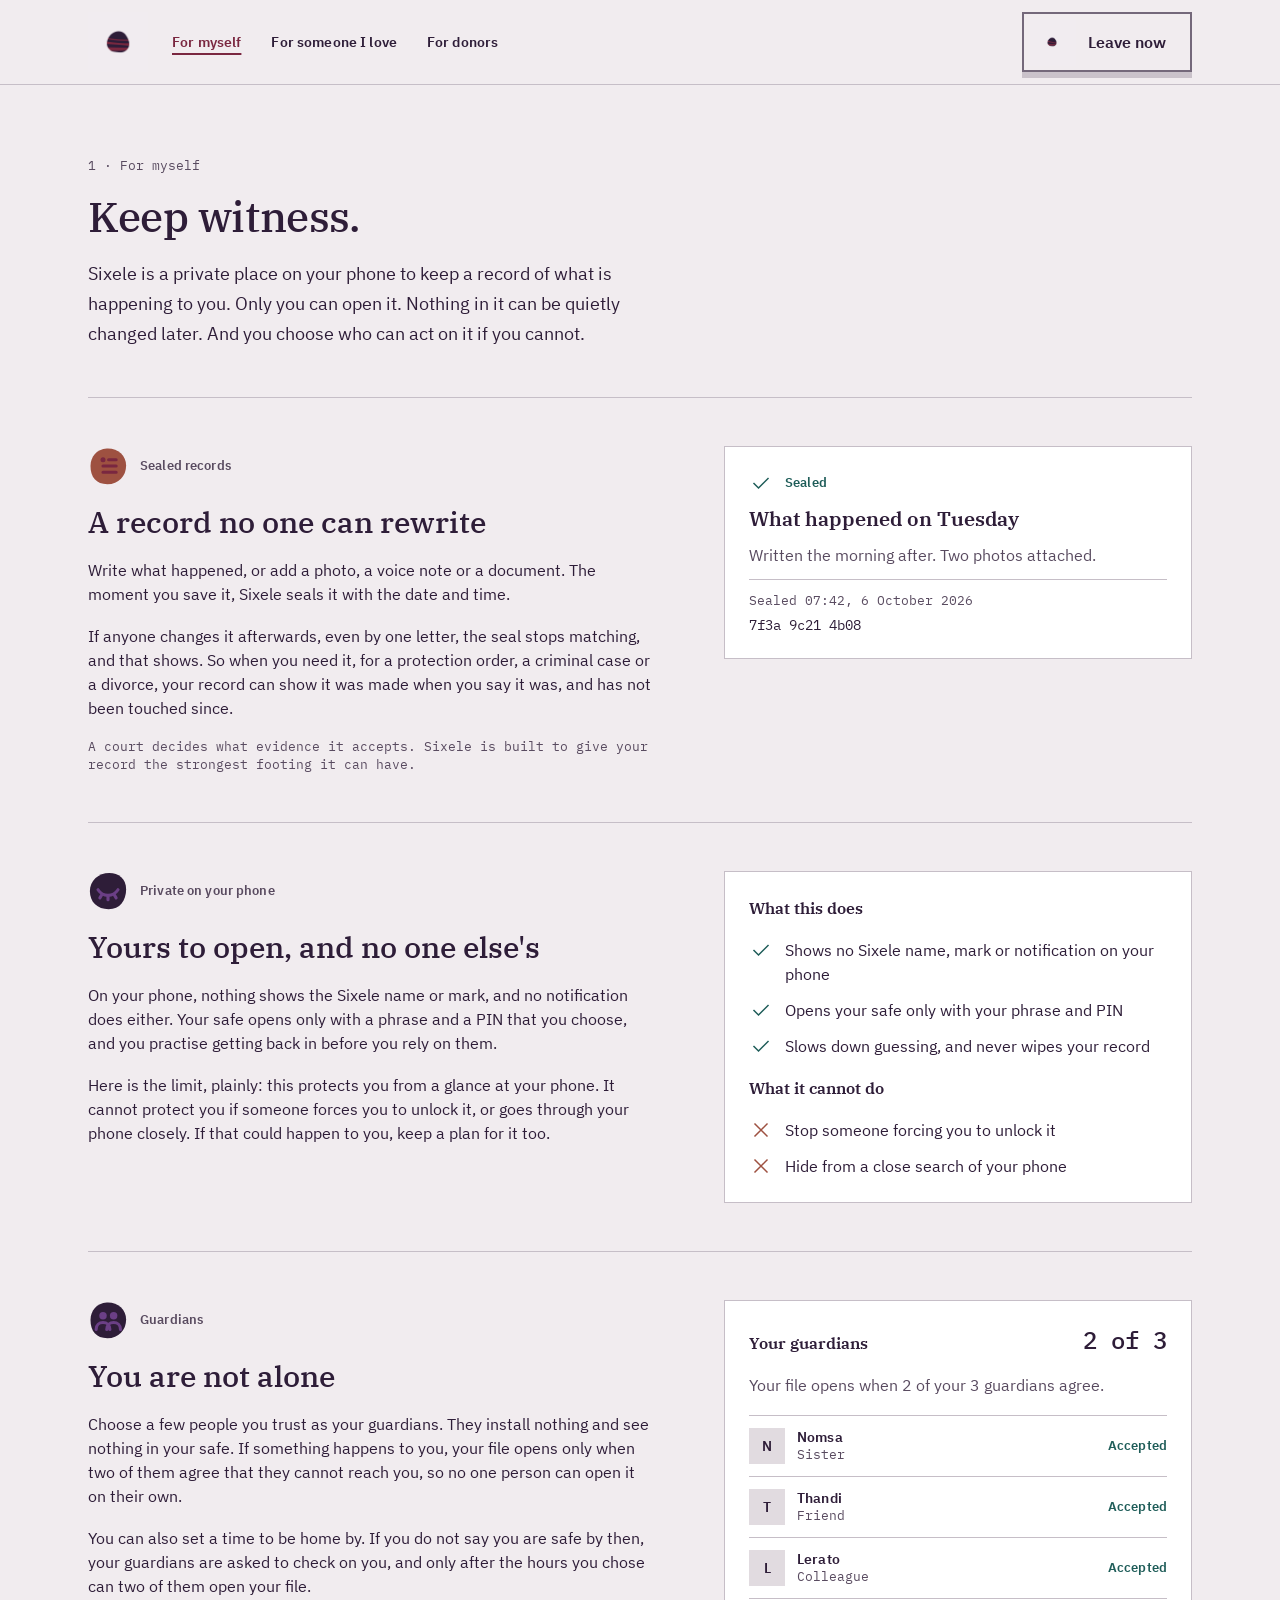
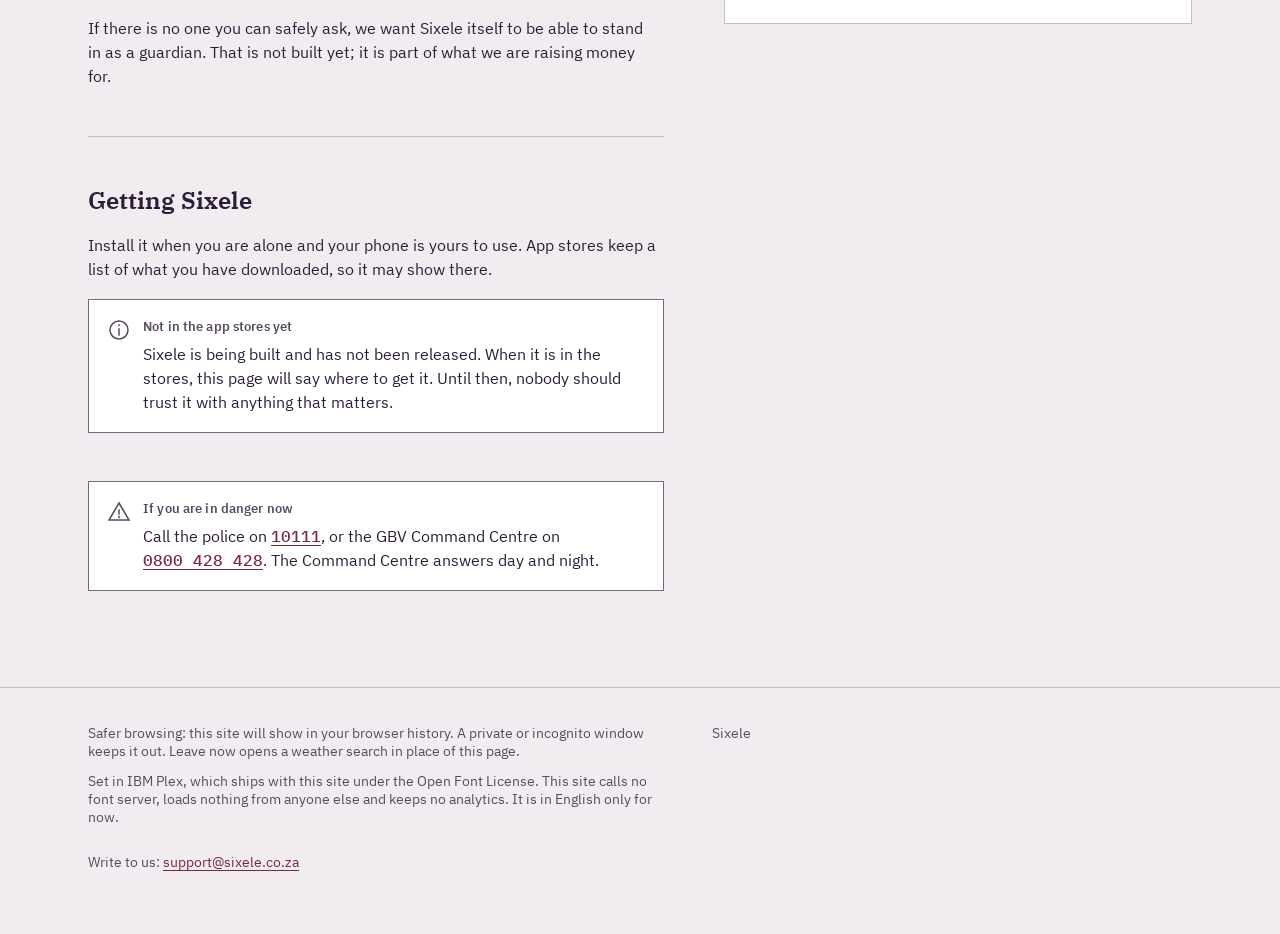
<file: myself.html>
<!DOCTYPE html>
<html lang="en-ZA">
<head>
  <meta charset="UTF-8">
  <meta name="viewport" content="width=device-width, initial-scale=1">
  <title>Keep witness — Sixele</title>
  <meta name="description" content="Sixele is a private place on your phone to keep a record of what is happening to you. Only you can open it. Nothing in it can be quietly changed later. And you choose who can act on it if you cannot.">
  <meta name="referrer" content="no-referrer">
  <link rel="canonical" href="https://sixele.co.za/myself.html">
  <link rel="icon" href="brand/app_icon.png">
  <link rel="stylesheet" href="styles.css">
</head>
<body>

<header class="site-header">
  <div class="wrap">
    <a class="home" href="./" aria-label="Sixele home"><picture><source srcset="brand/mark_dark.jpg" media="(prefers-color-scheme: dark)"><img class="mark-60" src="brand/mark_light.jpg" alt="" width="60" height="60"></picture></a>
    <nav class="site-nav" aria-label="Sections">
      <a href="myself.html" aria-current="page">For myself</a>
      <a href="someone-i-love.html">For someone I love</a>
      <a href="donors.html">For donors</a>
    </nav>
    <a class="leave-now" id="leave-now" href="https://www.google.com/search?q=weather+today" rel="noreferrer noopener" aria-label="Leave now. Opens a weather search in place of this site."><picture><source srcset="brand/icon_dark.jpg" media="(prefers-color-scheme: dark)"><img class="mark-48" src="brand/icon_light.jpg" alt="" width="48" height="48"></picture>Leave now</a>
  </div>
</header>

<main class="page wrap">

  <section class="intro">
    <span class="note">1 · For myself</span>
    <h1 class="display">Keep witness.</h1>
    <p class="reading">Sixele is a private place on your phone to keep a record of what is happening to you. Only you can open it. Nothing in it can be quietly changed later. And you choose who can act on it if you cannot.</p>
  </section>

  <section class="band two-up" aria-labelledby="records">
    <div class="band-copy">
      <div class="kicker">
        <picture><source srcset="icons/evidence_dark.svg" media="(prefers-color-scheme: dark)"><img class="pebble" src="icons/evidence_light.svg" alt="" width="40" height="40"></picture>
        <span class="status">Sealed records</span>
      </div>
      <h2 id="records" class="section-title">A record no one can rewrite</h2>
      <p>Write what happened, or add a photo, a voice note or a document. The moment you save it, Sixele seals it with the date and time.</p>
      <p>If anyone changes it afterwards, even by one letter, the seal stops matching, and that shows. So when you need it, for a protection order, a criminal case or a divorce, your record can show it was made when you say it was, and has not been touched since.</p>
      <p class="note">A court decides what evidence it accepts. Sixele is built to give your record the strongest footing it can have.</p>
    </div>
    <div class="band-aside card card-12" aria-hidden="true">
      <div class="kicker icon-affirm"><svg class="line-icon" viewBox="0 0 24 24"><path d="M5 12.5l4.5 4.5L19 7.5"/></svg><span class="affirm-word">Sealed</span></div>
      <span class="title">What happened on Tuesday</span>
      <span class="muted">Written the morning after. Two photos attached.</span>
      <div class="card-foot stack" style="gap: 6px">
        <span class="note">Sealed 07:42, 6 October 2026</span>
        <span class="code">7f3a 9c21 4b08</span>
      </div>
    </div>
  </section>

  <section class="band two-up" aria-labelledby="private">
    <div class="band-copy">
      <div class="kicker">
        <picture><source srcset="icons/hide_dark.svg" media="(prefers-color-scheme: dark)"><img class="pebble" src="icons/hide_light.svg" alt="" width="40" height="40"></picture>
        <span class="status">Private on your phone</span>
      </div>
      <h2 id="private" class="section-title">Yours to open, and no one else's</h2>
      <p>On your phone, nothing shows the Sixele name or mark, and no notification does either. Your safe opens only with a phrase and a PIN that you choose, and you practise getting back in before you rely on them.</p>
      <p>Here is the limit, plainly: this protects you from a glance at your phone. It cannot protect you if someone forces you to unlock it, or goes through your phone closely. If that could happen to you, keep a plan for it too.</p>
    </div>
    <div class="band-aside card">
      <span class="title-sm">What this does</span>
      <ul class="checks">
        <li><svg class="line-icon icon-affirm" viewBox="0 0 24 24" aria-hidden="true"><path d="M5 12.5l4.5 4.5L19 7.5"/></svg>Shows no Sixele name, mark or notification on your phone</li>
        <li><svg class="line-icon icon-affirm" viewBox="0 0 24 24" aria-hidden="true"><path d="M5 12.5l4.5 4.5L19 7.5"/></svg>Opens your safe only with your phrase and PIN</li>
        <li><svg class="line-icon icon-affirm" viewBox="0 0 24 24" aria-hidden="true"><path d="M5 12.5l4.5 4.5L19 7.5"/></svg>Slows down guessing, and never wipes your record</li>
      </ul>
      <span class="title-sm">What it cannot do</span>
      <ul class="checks">
        <li><svg class="line-icon icon-attention" viewBox="0 0 24 24" aria-hidden="true"><path d="M6 6l12 12M18 6L6 18"/></svg>Stop someone forcing you to unlock it</li>
        <li><svg class="line-icon icon-attention" viewBox="0 0 24 24" aria-hidden="true"><path d="M6 6l12 12M18 6L6 18"/></svg>Hide from a close search of your phone</li>
      </ul>
    </div>
  </section>

  <section class="band two-up" aria-labelledby="alone">
    <div class="band-copy">
      <div class="kicker">
        <picture><source srcset="icons/circle_dark.svg" media="(prefers-color-scheme: dark)"><img class="pebble" src="icons/circle_light.svg" alt="" width="40" height="40"></picture>
        <span class="status">Guardians</span>
      </div>
      <h2 id="alone" class="section-title">You are not alone</h2>
      <p>Choose a few people you trust as your guardians. They install nothing and see nothing in your safe. If something happens to you, your file opens only when two of them agree that they cannot reach you, so no one person can open it on their own.</p>
      <p>You can also set a time to be home by. If you do not say you are safe by then, your guardians are asked to check on you, and only after the hours you chose can two of them open your file.</p>
      <p>If there is no one you can safely ask, we want Sixele itself to be able to stand in as a guardian. That is not built yet; it is part of what we are raising money for.</p>
    </div>
    <div class="band-aside card" aria-hidden="true">
      <div style="display: flex; align-items: baseline; justify-content: space-between; gap: 12px">
        <span class="title-sm">Your guardians</span>
        <span class="fact-lg">2 of 3</span>
      </div>
      <span class="muted">Your file opens when 2 of your 3 guardians agree.</span>
      <ul class="people">
        <li><span class="initial">N</span><span class="who"><span class="label">Nomsa</span><span class="note">Sister</span></span><span class="affirm-word">Accepted</span></li>
        <li><span class="initial">T</span><span class="who"><span class="label">Thandi</span><span class="note">Friend</span></span><span class="affirm-word">Accepted</span></li>
        <li><span class="initial">L</span><span class="who"><span class="label">Lerato</span><span class="note">Colleague</span></span><span class="affirm-word">Accepted</span></li>
      </ul>
    </div>
  </section>

  <section class="band intro" aria-labelledby="get">
    <h2 id="get" class="headline">Getting Sixele</h2>
    <p>Install it when you are alone and your phone is yours to use. App stores keep a list of what you have downloaded, so it may show there.</p>
    <div class="notice" role="note">
      <svg class="line-icon" viewBox="0 0 24 24" aria-hidden="true"><circle cx="12" cy="12" r="9"/><path d="M12 11v6M12 7v.5"/></svg>
      <div>
        <span class="status">Not in the app stores yet</span>
        <span>Sixele is being built and has not been released. When it is in the stores, this page will say where to get it. Until then, nobody should trust it with anything that matters.</span>
      </div>
    </div>
  </section>

  <section class="notice" role="note" aria-label="If you are in danger now">
    <svg class="line-icon" viewBox="0 0 24 24" aria-hidden="true"><path d="M12 3L22 20H2Z"/><path d="M12 10v4"/><path d="M12 16.5v1"/></svg>
    <div>
      <span class="status">If you are in danger now</span>
      <span>Call the police on <a class="fact" href="tel:10111">10111</a>, or the GBV Command Centre on <a class="fact" href="tel:0800428428">0800 428 428</a>. The Command Centre answers day and night.</span>
    </div>
  </section>

</main>

<footer class="site-footer">
  <div class="wrap">
    <div>
      <p>Safer browsing: this site will show in your browser history. A private or incognito window keeps it out. Leave now opens a weather search in place of this page.</p>
      <p>Set in IBM Plex, which ships with this site under the Open Font License. This site calls no font server, loads nothing from anyone else and keeps no analytics. It is in English only for now.</p>
      <p>Write to us: <a href="mailto:support@sixele.co.za">support@sixele.co.za</a></p>
    </div>
    <p class="who">Sixele</p>
  </div>
</footer>

<script src="site.js"></script>
</body>
</html>
</file>
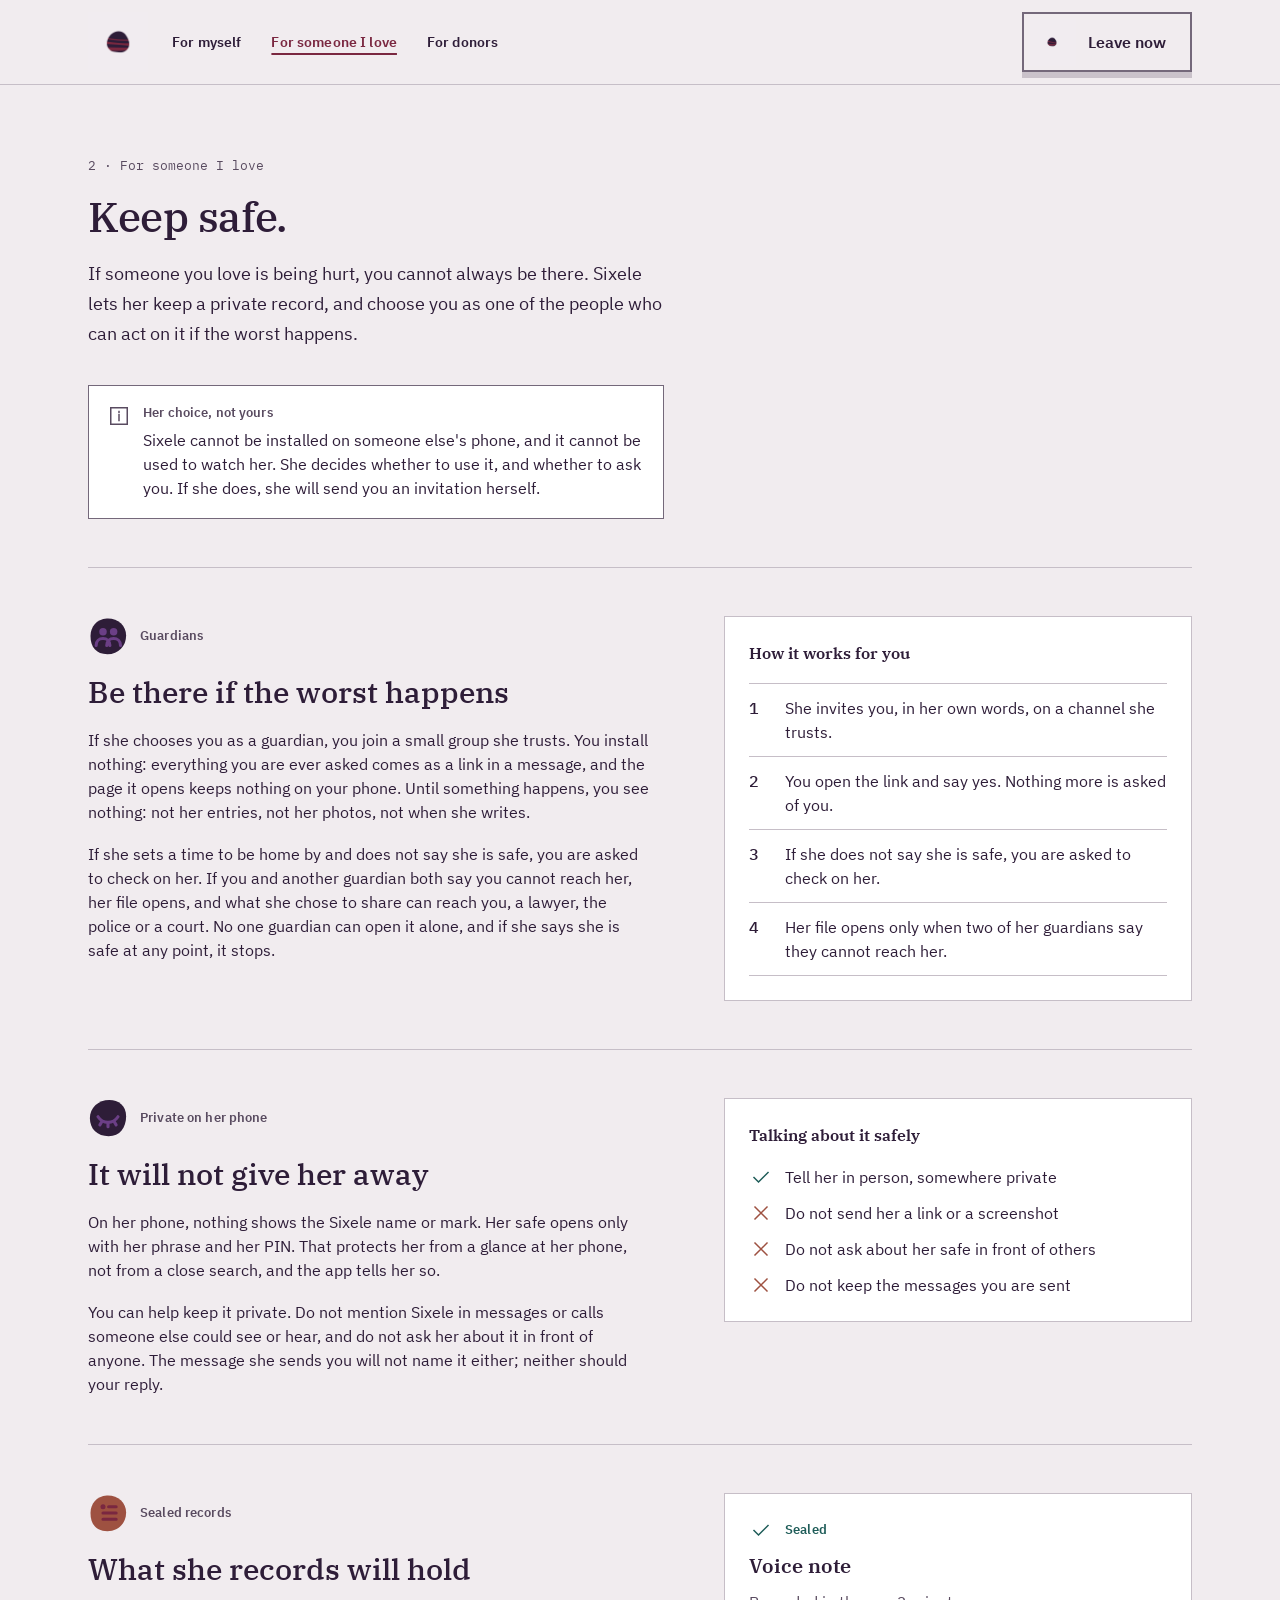
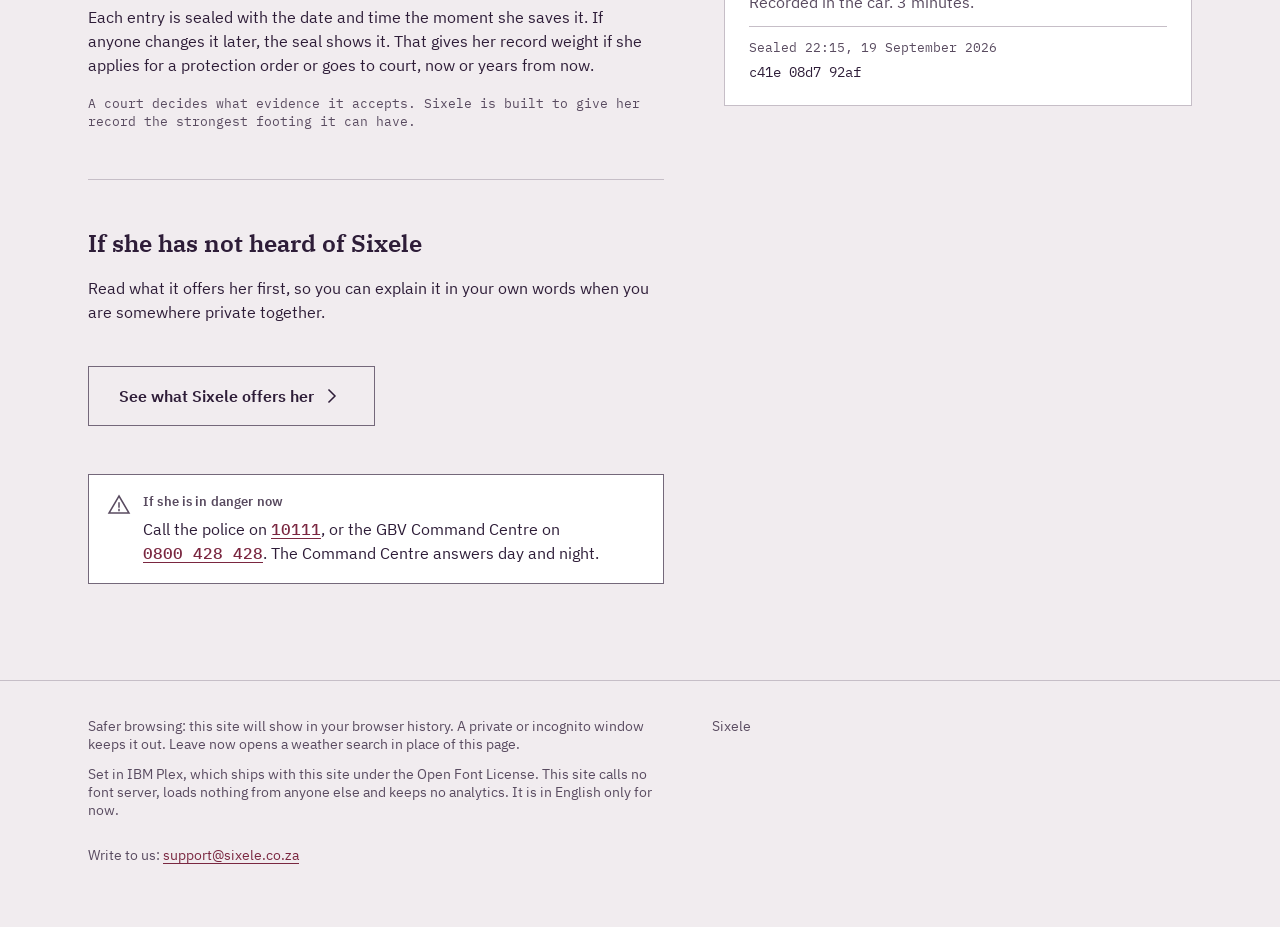
<file: someone-i-love.html>
<!DOCTYPE html>
<html lang="en-ZA">
<head>
  <meta charset="UTF-8">
  <meta name="viewport" content="width=device-width, initial-scale=1">
  <title>Keep safe — Sixele</title>
  <meta name="description" content="If someone you love is being hurt, you cannot always be there. Sixele lets her keep a private record, and choose you as one of the people who can act on it if the worst happens.">
  <meta name="referrer" content="no-referrer">
  <link rel="canonical" href="https://sixele.co.za/someone-i-love.html">
  <link rel="icon" href="brand/app_icon.png">
  <link rel="stylesheet" href="styles.css">
</head>
<body>

<header class="site-header">
  <div class="wrap">
    <a class="home" href="./" aria-label="Sixele home"><picture><source srcset="brand/mark_dark.jpg" media="(prefers-color-scheme: dark)"><img class="mark-60" src="brand/mark_light.jpg" alt="" width="60" height="60"></picture></a>
    <nav class="site-nav" aria-label="Sections">
      <a href="myself.html">For myself</a>
      <a href="someone-i-love.html" aria-current="page">For someone I love</a>
      <a href="donors.html">For donors</a>
    </nav>
    <a class="leave-now" id="leave-now" href="https://www.google.com/search?q=weather+today" rel="noreferrer noopener" aria-label="Leave now. Opens a weather search in place of this site."><picture><source srcset="brand/icon_dark.jpg" media="(prefers-color-scheme: dark)"><img class="mark-48" src="brand/icon_light.jpg" alt="" width="48" height="48"></picture>Leave now</a>
  </div>
</header>

<main class="page wrap">

  <section class="intro">
    <span class="note">2 · For someone I love</span>
    <h1 class="display">Keep safe.</h1>
    <p class="reading">If someone you love is being hurt, you cannot always be there. Sixele lets her keep a private record, and choose you as one of the people who can act on it if the worst happens.</p>
    <div class="notice" role="note" style="margin-top: 18px">
      <svg class="line-icon" viewBox="0 0 24 24" aria-hidden="true"><rect x="3.75" y="3.75" width="16.5" height="16.5"/><path d="M12 10.5v6M12 7.5v.75"/></svg>
      <div>
        <span class="status">Her choice, not yours</span>
        <span>Sixele cannot be installed on someone else's phone, and it cannot be used to watch her. She decides whether to use it, and whether to ask you. If she does, she will send you an invitation herself.</span>
      </div>
    </div>
  </section>

  <section class="band two-up" aria-labelledby="guardian">
    <div class="band-copy">
      <div class="kicker">
        <picture><source srcset="icons/circle_dark.svg" media="(prefers-color-scheme: dark)"><img class="pebble" src="icons/circle_light.svg" alt="" width="40" height="40"></picture>
        <span class="status">Guardians</span>
      </div>
      <h2 id="guardian" class="section-title">Be there if the worst happens</h2>
      <p>If she chooses you as a guardian, you join a small group she trusts. You install nothing: everything you are ever asked comes as a link in a message, and the page it opens keeps nothing on your phone. Until something happens, you see nothing: not her entries, not her photos, not when she writes.</p>
      <p>If she sets a time to be home by and does not say she is safe, you are asked to check on her. If you and another guardian both say you cannot reach her, her file opens, and what she chose to share can reach you, a lawyer, the police or a court. No one guardian can open it alone, and if she says she is safe at any point, it stops.</p>
    </div>
    <div class="band-aside card">
      <span class="title-sm">How it works for you</span>
      <ol class="steps">
        <li><span class="num">1</span><span>She invites you, in her own words, on a channel she trusts.</span></li>
        <li><span class="num">2</span><span>You open the link and say yes. Nothing more is asked of you.</span></li>
        <li><span class="num">3</span><span>If she does not say she is safe, you are asked to check on her.</span></li>
        <li><span class="num">4</span><span>Her file opens only when two of her guardians say they cannot reach her.</span></li>
      </ol>
    </div>
  </section>

  <section class="band two-up" aria-labelledby="hidden">
    <div class="band-copy">
      <div class="kicker">
        <picture><source srcset="icons/hide_dark.svg" media="(prefers-color-scheme: dark)"><img class="pebble" src="icons/hide_light.svg" alt="" width="40" height="40"></picture>
        <span class="status">Private on her phone</span>
      </div>
      <h2 id="hidden" class="section-title">It will not give her away</h2>
      <p>On her phone, nothing shows the Sixele name or mark. Her safe opens only with her phrase and her PIN. That protects her from a glance at her phone, not from a close search, and the app tells her so.</p>
      <p>You can help keep it private. Do not mention Sixele in messages or calls someone else could see or hear, and do not ask her about it in front of anyone. The message she sends you will not name it either; neither should your reply.</p>
    </div>
    <div class="band-aside card">
      <span class="title-sm">Talking about it safely</span>
      <ul class="checks">
        <li><svg class="line-icon icon-affirm" viewBox="0 0 24 24" aria-hidden="true"><path d="M5 12.5l4.5 4.5L19 7.5"/></svg>Tell her in person, somewhere private</li>
        <li><svg class="line-icon icon-attention" viewBox="0 0 24 24" aria-hidden="true"><path d="M6 6l12 12M18 6L6 18"/></svg>Do not send her a link or a screenshot</li>
        <li><svg class="line-icon icon-attention" viewBox="0 0 24 24" aria-hidden="true"><path d="M6 6l12 12M18 6L6 18"/></svg>Do not ask about her safe in front of others</li>
        <li><svg class="line-icon icon-attention" viewBox="0 0 24 24" aria-hidden="true"><path d="M6 6l12 12M18 6L6 18"/></svg>Do not keep the messages you are sent</li>
      </ul>
    </div>
  </section>

  <section class="band two-up" aria-labelledby="records">
    <div class="band-copy">
      <div class="kicker">
        <picture><source srcset="icons/evidence_dark.svg" media="(prefers-color-scheme: dark)"><img class="pebble" src="icons/evidence_light.svg" alt="" width="40" height="40"></picture>
        <span class="status">Sealed records</span>
      </div>
      <h2 id="records" class="section-title">What she records will hold</h2>
      <p>Each entry is sealed with the date and time the moment she saves it. If anyone changes it later, the seal shows it. That gives her record weight if she applies for a protection order or goes to court, now or years from now.</p>
      <p class="note">A court decides what evidence it accepts. Sixele is built to give her record the strongest footing it can have.</p>
    </div>
    <div class="band-aside card card-12" aria-hidden="true">
      <div class="kicker icon-affirm"><svg class="line-icon" viewBox="0 0 24 24"><path d="M5 12.5l4.5 4.5L19 7.5"/></svg><span class="affirm-word">Sealed</span></div>
      <span class="title">Voice note</span>
      <span class="muted">Recorded in the car. 3 minutes.</span>
      <div class="card-foot stack" style="gap: 6px">
        <span class="note">Sealed 22:15, 19 September 2026</span>
        <span class="code">c41e 08d7 92af</span>
      </div>
    </div>
  </section>

  <section class="band intro" aria-labelledby="next">
    <h2 id="next" class="headline">If she has not heard of Sixele</h2>
    <p>Read what it offers her first, so you can explain it in your own words when you are somewhere private together.</p>
    <a class="button button-lg action" href="myself.html">See what Sixele offers her<svg class="line-icon" viewBox="0 0 24 24" aria-hidden="true"><path d="M9 6l6 6-6 6"/></svg></a>
  </section>

  <section class="notice" role="note" aria-label="If she is in danger now">
    <svg class="line-icon" viewBox="0 0 24 24" aria-hidden="true"><path d="M12 3L22 20H2Z"/><path d="M12 10v4"/><path d="M12 16.5v1"/></svg>
    <div>
      <span class="status">If she is in danger now</span>
      <span>Call the police on <a class="fact" href="tel:10111">10111</a>, or the GBV Command Centre on <a class="fact" href="tel:0800428428">0800 428 428</a>. The Command Centre answers day and night.</span>
    </div>
  </section>

</main>

<footer class="site-footer">
  <div class="wrap">
    <div>
      <p>Safer browsing: this site will show in your browser history. A private or incognito window keeps it out. Leave now opens a weather search in place of this page.</p>
      <p>Set in IBM Plex, which ships with this site under the Open Font License. This site calls no font server, loads nothing from anyone else and keeps no analytics. It is in English only for now.</p>
      <p>Write to us: <a href="mailto:support@sixele.co.za">support@sixele.co.za</a></p>
    </div>
    <p class="who">Sixele</p>
  </div>
</footer>

<script src="site.js"></script>
</body>
</html>
</file>
<file: styles.css>
/* The Sixele design system, for the web.
 *
 * Every value here comes from the app: colours from lib/theme/app_colors.dart,
 * spacing and sizes from lib/theme/tokens.dart, and the type scale from
 * openspec/specs/design-language/spec.md. If a token changes there, change it
 * here. Square corners, the 6px grid, IBM Plex, no pink, plum for black.
 */

/* --- Type: IBM Plex, shipped with the site. Nothing calls a font server. --- */

@font-face { font-family: "IBM Plex Serif"; font-weight: 500; font-display: swap; src: url("fonts/IBMPlexSerif-Medium.ttf") format("truetype"); }
@font-face { font-family: "IBM Plex Serif"; font-weight: 600; font-display: swap; src: url("fonts/IBMPlexSerif-SemiBold.ttf") format("truetype"); }
@font-face { font-family: "IBM Plex Sans"; font-weight: 400; font-display: swap; src: url("fonts/IBMPlexSans-Regular.ttf") format("truetype"); }
@font-face { font-family: "IBM Plex Sans"; font-weight: 400; font-style: italic; font-display: swap; src: url("fonts/IBMPlexSans-Italic.ttf") format("truetype"); }
@font-face { font-family: "IBM Plex Sans"; font-weight: 500; font-display: swap; src: url("fonts/IBMPlexSans-Medium.ttf") format("truetype"); }
@font-face { font-family: "IBM Plex Sans"; font-weight: 600; font-display: swap; src: url("fonts/IBMPlexSans-SemiBold.ttf") format("truetype"); }
@font-face { font-family: "IBM Plex Mono"; font-weight: 400; font-display: swap; src: url("fonts/IBMPlexMono-Regular.ttf") format("truetype"); }
@font-face { font-family: "IBM Plex Mono"; font-weight: 500; font-display: swap; src: url("fonts/IBMPlexMono-Medium.ttf") format("truetype"); }

/* --- Tokens --- */

:root {
  color-scheme: light dark;

  /* Semantic colours, light (DL-09). */
  --surface: #f1ecef;
  --surface-raised: #ffffff;
  --surface-well: #e1dbe0;
  --ink: #2e1d38;
  --ink-muted: #594b60;
  --ink-subtle: #65576b;
  --accent: #7a2740;
  --on-accent: #f1ecef;
  --accent-edge: #7a2740;
  --accent-text: #7a2740;
  --accent-quiet: #e1dbe0;
  --affirm: #1f5d59;
  --affirm-text: #1f5d59;
  --affirm-quiet: #d8dbdd;
  --attention: #9e5141;
  --attention-text: #9e5141;
  --attention-quiet: #e1dbe0;
  --line: #74687a;
  --line-subtle: #c6bec7;
  --focus: #7a2740;
  --shadow: rgba(46, 29, 56, 0.2);

  /* The 6px grid (DL-02). */
  --s6: 6px;
  --s12: 12px;
  --s18: 18px;
  --s24: 24px;
  --s30: 30px;
  --s36: 36px;
  --s48: 48px;
  --s60: 60px;
  --s72: 72px;
  --s96: 96px;

  /* Widths (DL-04). The page holds two reading columns side by side. */
  --reading: 576px;
  --page: 1104px;

  --serif: "IBM Plex Serif", Georgia, serif;
  --sans: "IBM Plex Sans", system-ui, sans-serif;
  --mono: "IBM Plex Mono", ui-monospace, monospace;
}

/* Semantic colours, dark. Also what an inverted block uses on a light page. */
@media (prefers-color-scheme: dark) {
  :root {
    --surface: #2e1d38;
    --surface-raised: #3c2b45;
    --surface-well: #211528;
    --ink: #f1ecef;
    --ink-muted: #c2bac3;
    --ink-subtle: #afa6b1;
    --accent-edge: #f1ecef;
    --accent-text: #f1ecef;
    --accent-quiet: #45203a;
    --affirm: #3cb4ac;
    --affirm-text: #3cb4ac;
    --affirm-quiet: #293042;
    --attention: #cc7866;
    --attention-text: #cc7866;
    --attention-quiet: #502d3b;
    --line: #8c8090;
    --line-subtle: #55465d;
    --focus: #f1ecef;
    --shadow: rgba(21, 12, 28, 0.5);
  }
}

/* --- Base --- */

*, *::before, *::after { box-sizing: border-box; }

html { scroll-behavior: smooth; scroll-padding-top: var(--s96); }
@media (prefers-reduced-motion: reduce) { html { scroll-behavior: auto; } }

body {
  margin: 0;
  background: var(--surface);
  color: var(--ink);
  font: 400 16px/24px var(--sans);
  -webkit-font-smoothing: antialiased;
}

img { display: block; max-width: 100%; }
p, h1, h2, h3, ul, ol, figure { margin: 0; }
ul, ol { padding: 0; list-style: none; }
a { color: var(--accent-text); text-underline-offset: 3px; }
h1, h2, h3 { text-wrap: balance; }
strong { font-weight: 600; }

:focus-visible { outline: 3px solid var(--focus); outline-offset: 2px; }

.wrap {
  max-width: calc(var(--page) + 2 * var(--s24));
  margin: 0 auto;
  padding: 0 var(--s24);
}

/* --- Type scale (DL-06) --- */

.display {
  font: 500 42px/48px var(--serif);
  letter-spacing: -0.01em;
}
.headline { font: 600 24px/30px var(--serif); }
.title { font: 600 20px/24px var(--serif); }
.title-sm { font: 600 16px/24px var(--serif); }
.section-title { font: 500 30px/36px var(--serif); }
.reading { font: 400 18px/30px var(--sans); }
.quote { font: italic 400 18px/30px var(--sans); }
.small { font: 400 14px/18px var(--sans); color: var(--ink-muted); }
.label {
  font: 600 14px/18px var(--sans);
  letter-spacing: 0.01em;
}
.status {
  font: 600 13px/18px var(--sans);
  letter-spacing: 0.01em;
  color: var(--ink-muted);
}
.note { font: 400 13px/18px var(--mono); color: var(--ink-muted); }
.fact { font: 500 16px/24px var(--mono); white-space: nowrap; }
.fact-lg { font: 500 24px/30px var(--mono); }
.code { font: 400 14px/18px var(--mono); }
.num { font-family: var(--mono); }
.muted { color: var(--ink-muted); }

@media (max-width: 599px) {
  .display { font-size: 36px; line-height: 42px; }
}

/* --- Brand marks (DL-12, DL-13) ---
 * The marks are flat pictures with mist or plum baked in, so they only ever
 * sit directly on the page colour, never on a card or a well. */

.mark-60 { width: 60px; height: 60px; }
.mark-48 { width: 48px; height: 48px; }
.wordmark { width: 216px; height: 216px; }
@media (max-width: 599px) {
  .wordmark { width: 144px; height: 144px; }
}

.pebble { flex: none; width: 40px; height: 40px; }
.pebble-64 { width: 64px; height: 64px; }

/* --- Line icons: a 24 box, 1.5 stroke, square caps, the text's colour. --- */

.line-icon {
  flex: none;
  width: 24px;
  height: 24px;
  fill: none;
  stroke: currentColor;
  stroke-width: 1.5;
  stroke-linecap: square;
  stroke-linejoin: miter;
}
.icon-affirm { color: var(--affirm-text); }
.icon-attention { color: var(--attention-text); }

/* --- Header: the mark, the three sections, and Leave now. --- */

.site-header {
  position: sticky;
  top: 0;
  z-index: 10;
  background: var(--surface);
  border-bottom: 1px solid var(--line-subtle);
}
.site-header .wrap {
  display: flex;
  flex-wrap: wrap;
  align-items: center;
  gap: var(--s12);
  padding-top: var(--s12);
  padding-bottom: var(--s12);
}
.home { display: flex; flex: none; }
.site-nav {
  flex: 1 1 360px;
  display: flex;
  flex-wrap: wrap;
  gap: 0 var(--s6);
}
.site-nav a {
  display: inline-flex;
  align-items: center;
  min-height: 48px;
  padding: 0 var(--s12);
  color: var(--ink);
  text-decoration: none;
  font: 600 14px/18px var(--sans);
  letter-spacing: 0.01em;
}
.site-nav a:hover { text-decoration: underline; text-underline-offset: 6px; }
.site-nav a[aria-current="page"] {
  color: var(--accent-text);
  text-decoration: underline;
  text-underline-offset: 6px;
  text-decoration-thickness: 2px;
}

/* Leave now: 60 tall, edged in 2, the one control that carries a stone. */
.leave-now {
  flex: none;
  display: inline-flex;
  align-items: center;
  gap: var(--s12);
  height: 60px;
  padding: 0 var(--s24) 0 4px;
  background: var(--surface);
  border: 2px solid var(--line);
  box-shadow: 0 6px 0 var(--shadow);
  color: var(--ink);
  text-decoration: none;
  font: 600 16px/24px var(--sans);
}
.leave-now:hover { border-color: var(--ink); }

@media (max-width: 599px) {
  .site-nav { order: 3; flex-basis: 100%; }
  .leave-now { margin-left: auto; }
}

/* --- Page structure --- */

main.page {
  display: flex;
  flex-direction: column;
  gap: var(--s48);
  padding-top: var(--s72);
  padding-bottom: var(--s96);
}
@media (max-width: 599px) {
  main.page { padding-top: var(--s48); }
}

.intro {
  max-width: var(--reading);
  display: flex;
  flex-direction: column;
  gap: var(--s18);
}
.intro .display { margin: 0; }

.centre {
  align-items: center;
  text-align: center;
  align-self: center;
  width: 100%;
  gap: var(--s24);
}
.centre .display { margin-top: var(--s12); }

.band {
  border-top: 1px solid var(--line-subtle);
  padding-top: var(--s48);
}
.band-copy {
  flex: 1 1 432px;
  max-width: var(--reading);
  display: flex;
  flex-direction: column;
  gap: var(--s18);
}
.band-aside { flex: 1 1 336px; }

.two-up {
  display: flex;
  flex-wrap: wrap;
  gap: var(--s36) var(--s72);
  align-items: flex-start;
}
.stack { display: flex; flex-direction: column; gap: var(--s18); }
.stack-36 { display: flex; flex-direction: column; gap: var(--s36); }

.kicker {
  display: flex;
  align-items: center;
  gap: var(--s12);
}

/* --- Buttons (DL-03, DL-11) --- */

.button {
  display: inline-flex;
  align-items: center;
  justify-content: center;
  gap: var(--s6);
  min-height: 48px;
  padding: 0 var(--s24);
  border: 1px solid var(--line);
  background: transparent;
  color: var(--ink);
  font: 600 16px/24px var(--sans);
  text-decoration: none;
  cursor: pointer;
  transition: opacity 120ms ease-out;
}
.button:hover { opacity: 0.85; }
.button-primary {
  height: 60px;
  padding: 0 var(--s30);
  background: var(--accent);
  border-color: var(--accent-edge);
  color: var(--on-accent);
}
.button-lg { height: 60px; padding: 0 var(--s30); }
.action { margin-top: var(--s24); align-self: flex-start; }

/* --- Cards: raised, hairline edge, no shadow (DL-01a). --- */

.card {
  display: flex;
  flex-direction: column;
  gap: var(--s18);
  padding: var(--s24);
  background: var(--surface-raised);
  border: 1px solid var(--line-subtle);
}
.card-12 { gap: var(--s12); }
.card-foot {
  margin-top: auto;
  padding-top: var(--s12);
  border-top: 1px solid var(--line-subtle);
}
.card-row {
  display: flex;
  flex-wrap: wrap;
  gap: var(--s24);
}
.card-row > * { flex: 1 1 288px; }

/* The three choices on the landing page. */
.choice {
  color: var(--ink);
  text-decoration: none;
  border-color: var(--line);
}
.choice:hover { border-color: var(--ink); }
.choice .headline { display: block; margin-top: var(--s6); }
.choice-body { flex-grow: 1; color: var(--ink-muted); }
.choice-go {
  display: inline-flex;
  align-items: center;
  gap: var(--s6);
  min-height: 48px;
  font: 600 14px/18px var(--sans);
  letter-spacing: 0.01em;
  color: var(--accent-text);
}

/* --- Lists --- */

.checks { display: flex; flex-direction: column; gap: var(--s12); }
.checks li { display: flex; gap: var(--s12); }

.steps { display: flex; flex-direction: column; }
.steps li {
  display: flex;
  gap: var(--s18);
  padding: var(--s12) 0;
  border-top: 1px solid var(--line-subtle);
}
.steps li:last-child { border-bottom: 1px solid var(--line-subtle); }
.steps .num { flex: 0 0 18px; font-weight: 500; }

.rows { display: flex; flex-direction: column; }
.rows > li {
  display: flex;
  flex-direction: column;
  gap: var(--s6);
  padding: var(--s18) 0;
  border-top: 1px solid var(--line-subtle);
}
.rows > li:last-child { border-bottom: 1px solid var(--line-subtle); }
.rows p { margin-top: var(--s6); }

.people { display: flex; flex-direction: column; }
.people li {
  display: flex;
  align-items: center;
  gap: var(--s12);
  padding: var(--s12) 0;
  border-top: 1px solid var(--line-subtle);
}
.people li:last-child { border-bottom: 1px solid var(--line-subtle); }
.initial {
  flex: none;
  width: 36px;
  height: 36px;
  display: inline-flex;
  align-items: center;
  justify-content: center;
  background: var(--surface-well);
  font: 600 14px/18px var(--sans);
}
.people .who { flex-grow: 1; display: flex; flex-direction: column; }
.affirm-word { font: 600 13px/18px var(--sans); letter-spacing: 0.01em; color: var(--affirm-text); }

.bullets { padding-left: var(--s24); list-style: disc; display: flex; flex-direction: column; gap: var(--s12); }

/* --- Notices (DL-16): square, edged in their tone, in the flow. --- */

.notice {
  display: flex;
  gap: var(--s12);
  width: 100%;
  max-width: var(--reading);
  padding: var(--s18);
  background: var(--surface-raised);
  border: 1px solid var(--line);
}
.notice .line-icon { color: var(--ink-muted); }
.notice > div { display: flex; flex-direction: column; gap: var(--s6); }
.notice-attention {
  background: var(--attention-quiet);
  border: 2px solid var(--attention);
}
.notice-attention .line-icon { color: var(--attention-text); }
.notice-attention .status { color: var(--ink); }

/* --- Tables --- */

.table-wrap {
  overflow-x: auto;
  background: var(--surface-raised);
  border: 1px solid var(--line-subtle);
}
table {
  width: 100%;
  min-width: 576px;
  border-collapse: collapse;
  text-align: left;
}
caption {
  caption-side: top;
  text-align: left;
  padding: var(--s18) var(--s24);
  font: 600 16px/24px var(--serif);
  border-bottom: 1px solid var(--line-subtle);
}
th, td { padding: var(--s18) var(--s24); vertical-align: top; }
thead th { padding: var(--s12) var(--s24); font: 600 14px/18px var(--sans); color: var(--ink-muted); }
th { font-weight: 600; }
tbody tr, tfoot tr { border-top: 1px solid var(--line-subtle); }
tfoot tr { border-top: 2px solid var(--line); }
.amount { text-align: right; font-family: var(--mono); white-space: nowrap; }
.awarded { display: inline-flex; align-items: center; gap: var(--s6); white-space: nowrap; }
tr.stage th { padding: var(--s12) var(--s24); font: 600 14px/18px var(--sans); background: var(--surface-well); }

/* --- Charts (DL-08, DL-09) ---
 * One mark is the point and wears claret; the rest are the line grey, and an
 * empty part is the well. In dark, claret on plum is too faint to read, so the
 * mark is mist, as an accent's edge and text already are. Square ends like
 * every other corner, a 2px gap of card colour between touching marks, and
 * every value written beside its mark, never colour alone. */

:root {
  --chart-mark: var(--accent);
  --chart-rest: var(--line);
  --chart-empty: var(--surface-well);
}
@media (prefers-color-scheme: dark) {
  :root { --chart-mark: var(--ink); }
}

.chart { margin-top: var(--s12); }

.waffle { display: block; width: 100%; height: auto; }
.waffle .mark { fill: var(--chart-mark); }
.waffle .empty { fill: var(--chart-empty); }

.meter { display: flex; height: 12px; background: var(--chart-empty); }
.meter > span { background: var(--chart-mark); border-right: 2px solid var(--surface-raised); }
.meter-key { display: flex; justify-content: space-between; gap: var(--s12); margin-top: var(--s6); }

.columns { display: flex; align-items: flex-end; }
.columns li { flex: 1; display: flex; flex-direction: column; align-items: center; gap: var(--s6); }
.columns .col { width: 24px; height: calc(var(--v) * 2px); background: var(--chart-rest); }
.columns .col + span {
  align-self: stretch;
  margin-top: calc(-1 * var(--s6));
  padding-top: var(--s6);
  border-top: 1px solid var(--line-subtle);
  text-align: center;
}
.columns .is-mark .col { background: var(--chart-mark); }

.bars { display: flex; flex-direction: column; gap: var(--s12); }
.bars li { display: flex; flex-wrap: wrap; align-items: center; column-gap: var(--s12); row-gap: var(--s6); }
.bars li > .small { flex-basis: 100%; }
.bars .bar { height: 12px; width: calc(var(--v) * 0.8%); background: var(--chart-rest); }
.bars .is-mark .bar { background: var(--chart-mark); }

/* --- Footer --- */

.site-footer { border-top: 1px solid var(--line-subtle); }
.site-footer .wrap {
  display: flex;
  flex-wrap: wrap;
  gap: var(--s18) var(--s48);
  padding-top: var(--s36);
  padding-bottom: var(--s48);
  font: 400 14px/18px var(--sans);
  color: var(--ink-muted);
}
.site-footer .wrap > * { flex: 1 1 360px; max-width: var(--reading); }
.site-footer p + p { margin-top: var(--s12); }
.site-footer .who { flex: 0 1 auto; }
/* Contact and source links are tap targets: 48 minimum, in the footer and inline in text. */
.site-footer p a, a.contact-link, a.source-link { display: inline-flex; align-items: center; min-height: 48px; }
</file>
